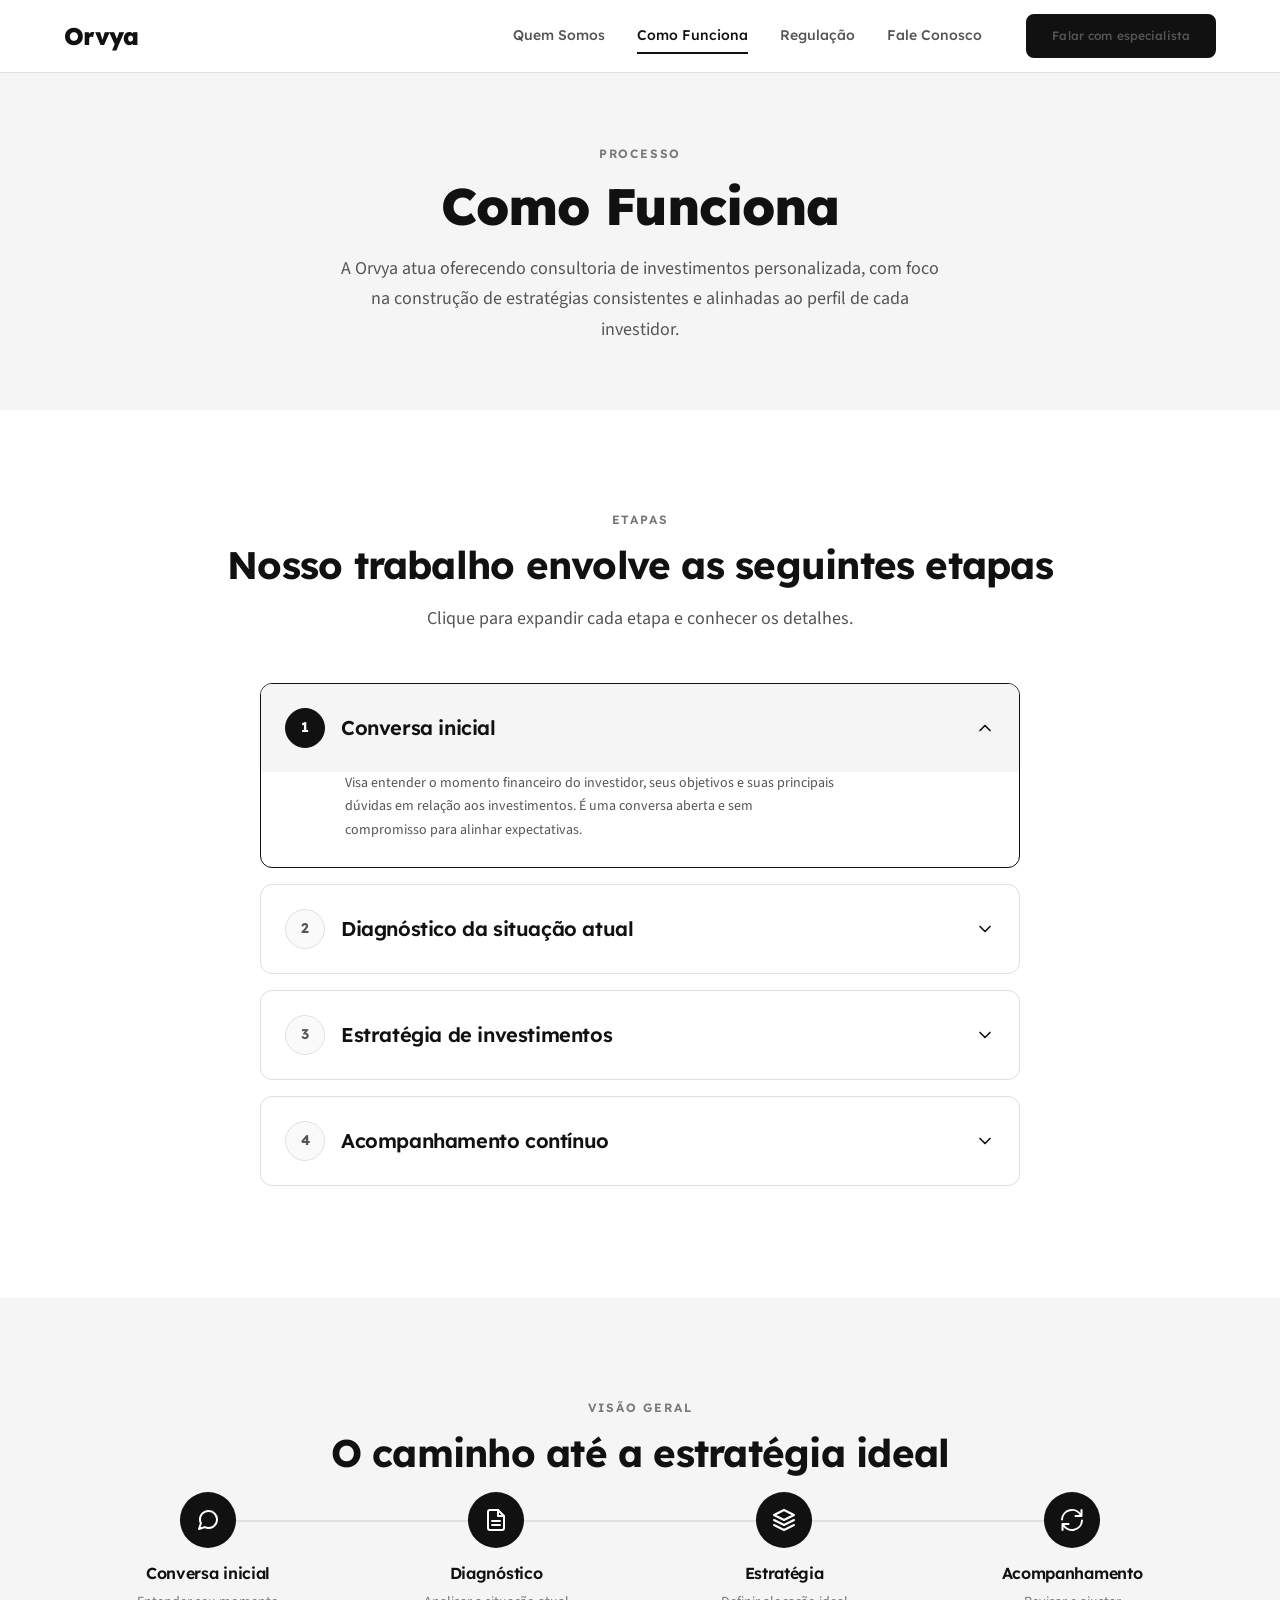
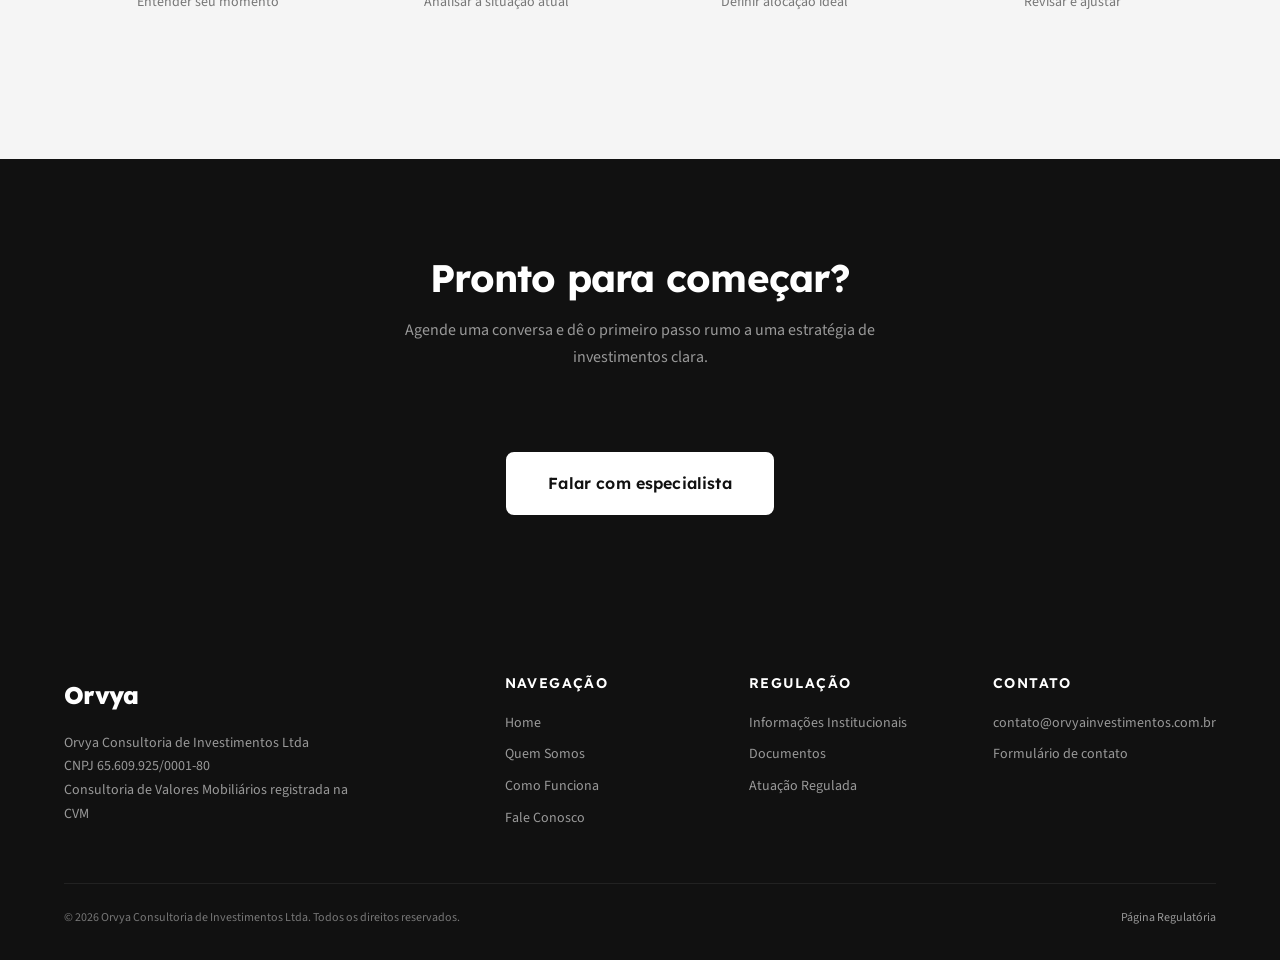
<file: como-funciona.html>
<!DOCTYPE html>
<html lang="pt-BR">
<head>
  <meta charset="UTF-8">
  <meta name="viewport" content="width=device-width, initial-scale=1.0">
  <meta name="description" content="Entenda como funciona a consultoria de investimentos da Orvya — do primeiro contato ao acompanhamento contínuo.">
  <title>Como Funciona | Orvya</title>
  <link rel="preconnect" href="https://fonts.googleapis.com">
  <link rel="preconnect" href="https://fonts.gstatic.com" crossorigin>
  <link href="https://fonts.googleapis.com/css2?family=Lexend:wght@400;500;600;700;800&family=Source+Sans+3:wght@300;400;500;600;700&display=swap" rel="stylesheet">
  <link rel="stylesheet" href="css/style.css">
</head>
<body>

  <a href="#main-content" class="skip-link">Pular para o conteúdo principal</a>

  <!-- HEADER -->
  <header class="header" id="header" role="banner">
    <div class="container">
      <a href="index.html" class="logo" aria-label="Orvya — página inicial">Orvya</a>
      <nav class="nav-links" id="navLinks" role="navigation" aria-label="Navegação principal">
        <a href="quem-somos.html">Quem Somos</a>
        <a href="como-funciona.html" class="active" aria-current="page">Como Funciona</a>
        <a href="regulacao.html">Regulação</a>
        <a href="fale-conosco.html">Fale Conosco</a>
        <span class="nav-cta">
          <a href="fale-conosco.html" class="btn btn--primary">Falar com especialista</a>
        </span>
      </nav>
      <button class="nav-toggle" id="navToggle" aria-label="Abrir menu de navegação" aria-expanded="false" aria-controls="navLinks">
        <span></span><span></span><span></span>
      </button>
    </div>
  </header>

  <main id="main-content">

    <!-- PAGE HEADER -->
    <section class="page-header" aria-labelledby="page-title">
      <div class="container fade-up">
        <span class="section-label">Processo</span>
        <h1 id="page-title">Como Funciona</h1>
        <p>A Orvya atua oferecendo consultoria de investimentos personalizada, com foco na construção de estratégias consistentes e alinhadas ao perfil de cada investidor.</p>
      </div>
    </section>

    <!-- ETAPAS -->
    <section class="section" aria-labelledby="steps-title">
      <div class="container">
        <div class="text-center fade-up">
          <span class="section-label">Etapas</span>
          <h2 class="section-title" id="steps-title">Nosso trabalho envolve as seguintes etapas</h2>
          <p class="section-subtitle">Clique para expandir cada etapa e conhecer os detalhes.</p>
        </div>

        <div class="steps-accordion" role="list">
          <div class="step-item active fade-up delay-1" role="listitem">
            <div class="step-header" role="button" tabindex="0" aria-expanded="true" aria-controls="step-body-1">
              <div class="step-num" aria-hidden="true">1</div>
              <h3>Conversa inicial</h3>
              <svg class="chevron" width="20" height="20" viewBox="0 0 24 24" fill="none" stroke="currentColor" stroke-width="2" stroke-linecap="round" stroke-linejoin="round" aria-hidden="true"><polyline points="6 9 12 15 18 9"/></svg>
            </div>
            <div class="step-body" id="step-body-1" role="region">
              <div class="step-body-inner">
                <p>Visa entender o momento financeiro do investidor, seus objetivos e suas principais dúvidas em relação aos investimentos. É uma conversa aberta e sem compromisso para alinhar expectativas.</p>
              </div>
            </div>
          </div>

          <div class="step-item fade-up delay-2" role="listitem">
            <div class="step-header" role="button" tabindex="0" aria-expanded="false" aria-controls="step-body-2">
              <div class="step-num" aria-hidden="true">2</div>
              <h3>Diagnóstico da situação atual</h3>
              <svg class="chevron" width="20" height="20" viewBox="0 0 24 24" fill="none" stroke="currentColor" stroke-width="2" stroke-linecap="round" stroke-linejoin="round" aria-hidden="true"><polyline points="6 9 12 15 18 9"/></svg>
            </div>
            <div class="step-body" id="step-body-2" role="region">
              <div class="step-body-inner">
                <p>Realizamos uma análise completa da carteira existente, dos objetivos financeiros e do perfil de risco do investidor. O objetivo é compreender a situação atual do patrimônio e identificar possíveis desalinhamentos.</p>
              </div>
            </div>
          </div>

          <div class="step-item fade-up delay-3" role="listitem">
            <div class="step-header" role="button" tabindex="0" aria-expanded="false" aria-controls="step-body-3">
              <div class="step-num" aria-hidden="true">3</div>
              <h3>Estratégia de investimentos</h3>
              <svg class="chevron" width="20" height="20" viewBox="0 0 24 24" fill="none" stroke="currentColor" stroke-width="2" stroke-linecap="round" stroke-linejoin="round" aria-hidden="true"><polyline points="6 9 12 15 18 9"/></svg>
            </div>
            <div class="step-body" id="step-body-3" role="region">
              <div class="step-body-inner">
                <p>A partir do diagnóstico, definimos uma estratégia de alocação de ativos adequada ao perfil e aos objetivos do cliente. São apresentadas recomendações personalizadas de investimentos, organizadas dentro de uma estrutura clara de carteira.</p>
              </div>
            </div>
          </div>

          <div class="step-item fade-up delay-4" role="listitem">
            <div class="step-header" role="button" tabindex="0" aria-expanded="false" aria-controls="step-body-4">
              <div class="step-num" aria-hidden="true">4</div>
              <h3>Acompanhamento contínuo</h3>
              <svg class="chevron" width="20" height="20" viewBox="0 0 24 24" fill="none" stroke="currentColor" stroke-width="2" stroke-linecap="round" stroke-linejoin="round" aria-hidden="true"><polyline points="6 9 12 15 18 9"/></svg>
            </div>
            <div class="step-body" id="step-body-4" role="region">
              <div class="step-body-inner">
                <p>A carteira é revisada periodicamente para avaliar se continua alinhada à estratégia definida. Sempre que necessário, são sugeridos ajustes para manter coerência com os objetivos do investidor e com o contexto econômico.</p>
              </div>
            </div>
          </div>
        </div>
      </div>
    </section>

    <!-- VISUAL PROCESS -->
    <section class="section section--alt" aria-labelledby="overview-title">
      <div class="container">
        <div class="text-center fade-up">
          <span class="section-label">Visão geral</span>
          <h2 class="section-title" id="overview-title">O caminho até a estratégia ideal</h2>
        </div>
        <div class="process-flow fade-up" role="list" aria-label="Visão geral do processo">
          <div class="process-step" role="listitem">
            <div class="step-number" aria-hidden="true">
              <svg width="24" height="24" viewBox="0 0 24 24" fill="none" stroke="currentColor" stroke-width="2" stroke-linecap="round" stroke-linejoin="round"><path d="M21 11.5a8.38 8.38 0 0 1-.9 3.8 8.5 8.5 0 0 1-7.6 4.7 8.38 8.38 0 0 1-3.8-.9L3 21l1.9-5.7a8.38 8.38 0 0 1-.9-3.8 8.5 8.5 0 0 1 4.7-7.6 8.38 8.38 0 0 1 3.8-.9h.5a8.48 8.48 0 0 1 8 8v.5z"/></svg>
            </div>
            <h3>Conversa inicial</h3>
            <p>Entender seu momento</p>
          </div>
          <div class="process-step" role="listitem">
            <div class="step-number" aria-hidden="true">
              <svg width="24" height="24" viewBox="0 0 24 24" fill="none" stroke="currentColor" stroke-width="2" stroke-linecap="round" stroke-linejoin="round"><path d="M14 2H6a2 2 0 0 0-2 2v16a2 2 0 0 0 2 2h12a2 2 0 0 0 2-2V8z"/><polyline points="14 2 14 8 20 8"/><line x1="16" y1="13" x2="8" y2="13"/><line x1="16" y1="17" x2="8" y2="17"/></svg>
            </div>
            <h3>Diagnóstico</h3>
            <p>Analisar a situação atual</p>
          </div>
          <div class="process-step" role="listitem">
            <div class="step-number" aria-hidden="true">
              <svg width="24" height="24" viewBox="0 0 24 24" fill="none" stroke="currentColor" stroke-width="2" stroke-linecap="round" stroke-linejoin="round"><polygon points="12 2 2 7 12 12 22 7 12 2"/><polyline points="2 17 12 22 22 17"/><polyline points="2 12 12 17 22 12"/></svg>
            </div>
            <h3>Estratégia</h3>
            <p>Definir alocação ideal</p>
          </div>
          <div class="process-step" role="listitem">
            <div class="step-number" aria-hidden="true">
              <svg width="24" height="24" viewBox="0 0 24 24" fill="none" stroke="currentColor" stroke-width="2" stroke-linecap="round" stroke-linejoin="round"><path d="M21.5 2v6h-6M2.5 22v-6h6M2 11.5a10 10 0 0 1 18.8-4.3M22 12.5a10 10 0 0 1-18.8 4.2"/></svg>
            </div>
            <h3>Acompanhamento</h3>
            <p>Revisar e ajustar</p>
          </div>
        </div>
      </div>
    </section>

    <!-- CTA -->
    <section class="cta-section" aria-labelledby="cta-title">
      <div class="container">
        <div class="cta-content fade-up">
          <div>
            <h2 id="cta-title">Pronto para começar?</h2>
            <p>Agende uma conversa e dê o primeiro passo rumo a uma estratégia de investimentos clara.</p>
          </div>
          <div class="cta-buttons">
            <a href="fale-conosco.html" class="btn btn--white btn--lg">Falar com especialista</a>
          </div>
        </div>
      </div>
    </section>

  </main>

  <!-- FOOTER -->
  <footer class="footer" role="contentinfo">
    <div class="container">
      <div class="footer-grid">
        <div class="footer-brand">
          <a href="index.html" class="logo" aria-label="Orvya — página inicial">Orvya</a>
          <p>Orvya Consultoria de Investimentos Ltda<br>CNPJ 65.609.925/0001-80<br>Consultoria de Valores Mobiliários registrada na CVM</p>
        </div>
        <div class="footer-col">
          <h4>Navegação</h4>
          <a href="index.html">Home</a>
          <a href="quem-somos.html">Quem Somos</a>
          <a href="como-funciona.html">Como Funciona</a>
          <a href="fale-conosco.html">Fale Conosco</a>
        </div>
        <div class="footer-col">
          <h4>Regulação</h4>
          <a href="regulacao.html">Informações Institucionais</a>
          <a href="regulacao.html#documentos">Documentos</a>
          <a href="regulacao.html#atuacao">Atuação Regulada</a>
        </div>
        <div class="footer-col">
          <h4>Contato</h4>
          <a href="mailto:contato@orvyainvestimentos.com.br">contato@orvyainvestimentos.com.br</a>
          <a href="fale-conosco.html">Formulário de contato</a>
        </div>
      </div>
      <div class="footer-bottom">
        <p>&copy; 2026 Orvya Consultoria de Investimentos Ltda. Todos os direitos reservados.</p>
        <a href="regulacao.html">Página Regulatória</a>
      </div>
    </div>
  </footer>

  <script src="js/main.js"></script>
</body>
</html>
</file>
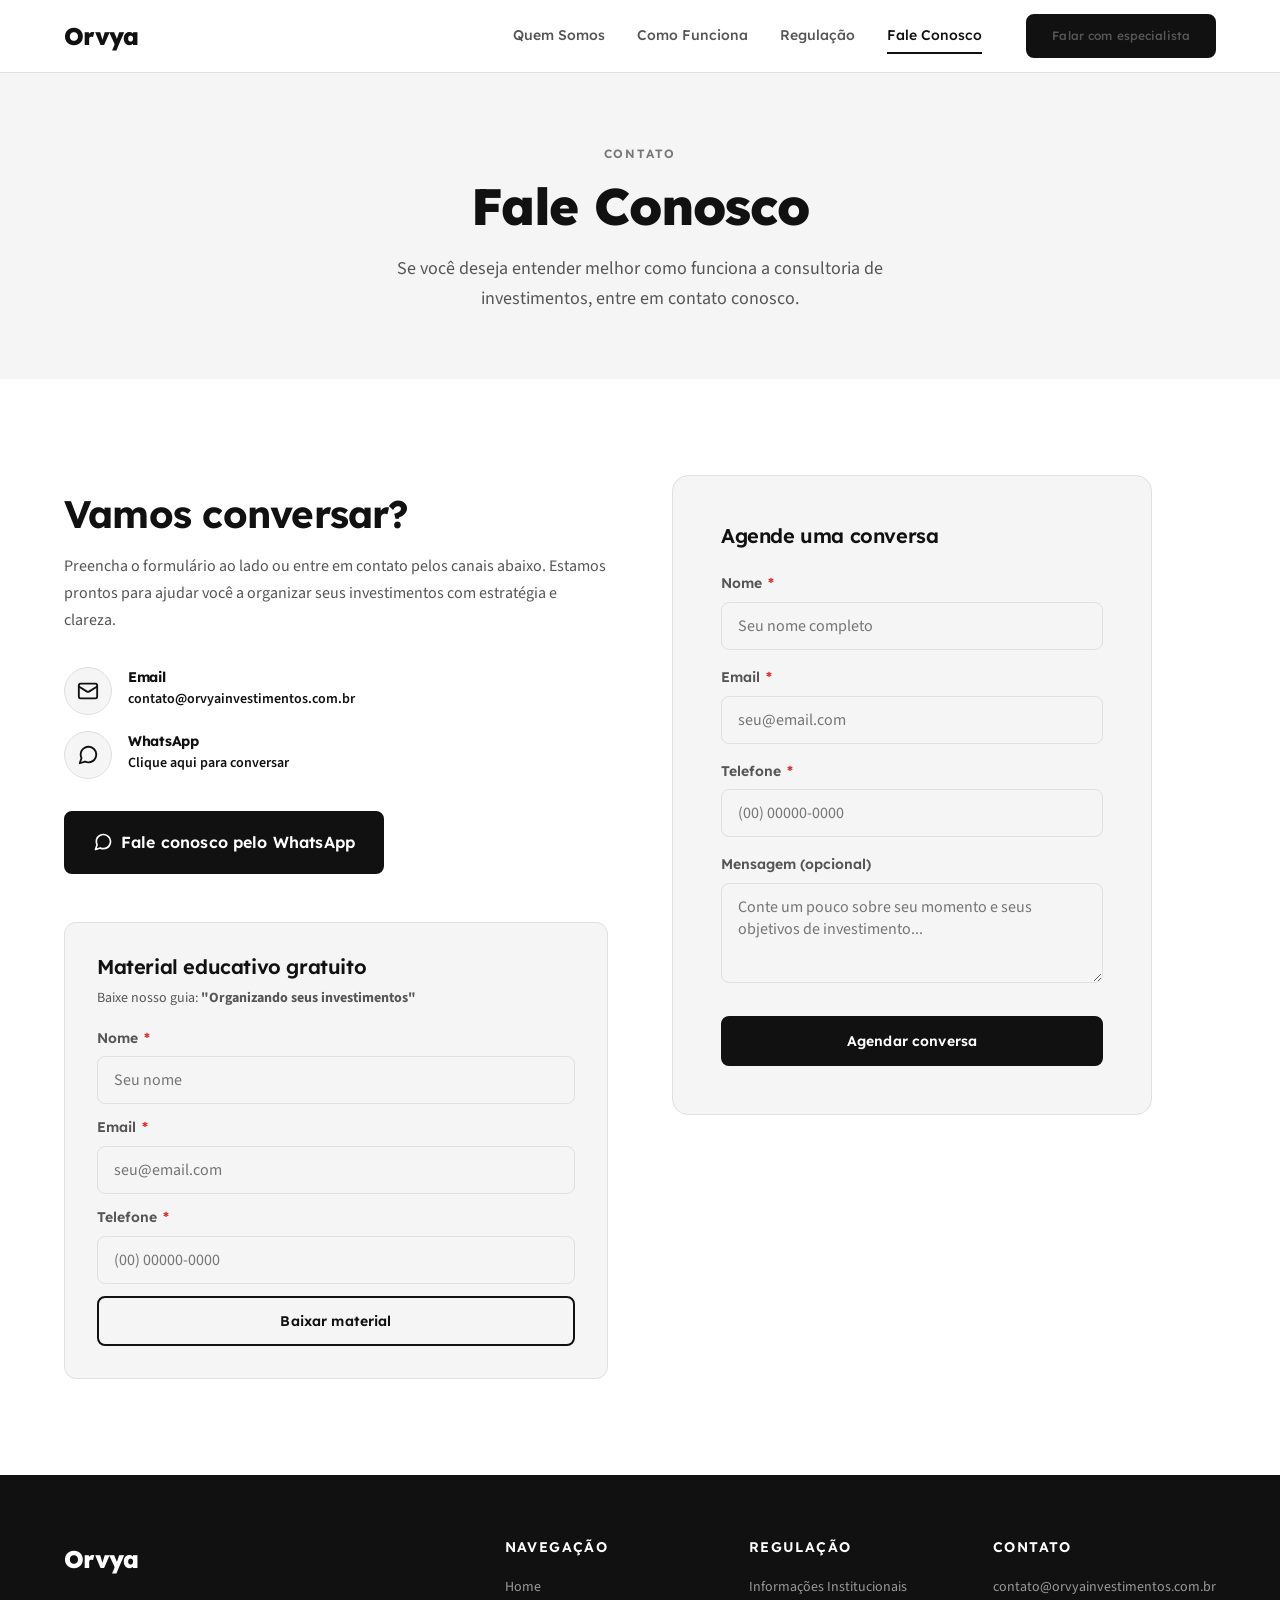
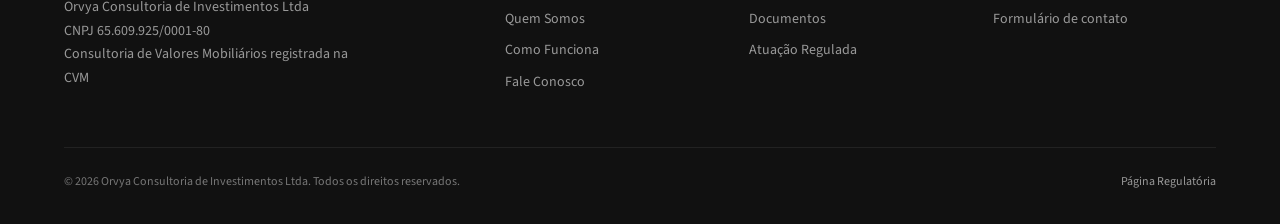
<file: fale-conosco.html>
<!DOCTYPE html>
<html lang="pt-BR">
<head>
  <meta charset="UTF-8">
  <meta name="viewport" content="width=device-width, initial-scale=1.0">
  <meta name="description" content="Entre em contato com a Orvya — agende uma conversa sobre consultoria de investimentos independente.">
  <title>Fale Conosco | Orvya</title>
  <link rel="preconnect" href="https://fonts.googleapis.com">
  <link rel="preconnect" href="https://fonts.gstatic.com" crossorigin>
  <link href="https://fonts.googleapis.com/css2?family=Lexend:wght@400;500;600;700;800&family=Source+Sans+3:wght@300;400;500;600;700&display=swap" rel="stylesheet">
  <link rel="stylesheet" href="css/style.css">
</head>
<body>

  <a href="#main-content" class="skip-link">Pular para o conteúdo principal</a>

  <!-- HEADER -->
  <header class="header" id="header" role="banner">
    <div class="container">
      <a href="index.html" class="logo" aria-label="Orvya — página inicial">Orvya</a>
      <nav class="nav-links" id="navLinks" role="navigation" aria-label="Navegação principal">
        <a href="quem-somos.html">Quem Somos</a>
        <a href="como-funciona.html">Como Funciona</a>
        <a href="regulacao.html">Regulação</a>
        <a href="fale-conosco.html" class="active" aria-current="page">Fale Conosco</a>
        <span class="nav-cta">
          <a href="fale-conosco.html" class="btn btn--primary">Falar com especialista</a>
        </span>
      </nav>
      <button class="nav-toggle" id="navToggle" aria-label="Abrir menu de navegação" aria-expanded="false" aria-controls="navLinks">
        <span></span><span></span><span></span>
      </button>
    </div>
  </header>

  <main id="main-content">

    <!-- PAGE HEADER -->
    <section class="page-header" aria-labelledby="page-title">
      <div class="container fade-up">
        <span class="section-label">Contato</span>
        <h1 id="page-title">Fale Conosco</h1>
        <p>Se você deseja entender melhor como funciona a consultoria de investimentos, entre em contato conosco.</p>
      </div>
    </section>

    <!-- CONTATO -->
    <section class="section" aria-labelledby="contact-title">
      <div class="container">
        <div class="contact-grid">
          <div class="contact-info fade-up">
            <h2 id="contact-title">Vamos conversar?</h2>
            <p>Preencha o formulário ao lado ou entre em contato pelos canais abaixo. Estamos prontos para ajudar você a organizar seus investimentos com estratégia e clareza.</p>

            <div class="contact-channels">
              <div class="contact-channel">
                <div class="icon-circle" aria-hidden="true">
                  <svg viewBox="0 0 24 24" fill="none" stroke="currentColor" stroke-width="2" stroke-linecap="round" stroke-linejoin="round"><rect x="2" y="4" width="20" height="16" rx="2"/><path d="m22 7-8.97 5.7a1.94 1.94 0 0 1-2.06 0L2 7"/></svg>
                </div>
                <div>
                  <h4>Email</h4>
                  <p><a href="mailto:contato@orvyainvestimentos.com.br" style="color: var(--color-text-primary); font-weight: 600;">contato@orvyainvestimentos.com.br</a></p>
                </div>
              </div>
              <div class="contact-channel">
                <div class="icon-circle" aria-hidden="true">
                  <svg viewBox="0 0 24 24" fill="none" stroke="currentColor" stroke-width="2" stroke-linecap="round" stroke-linejoin="round"><path d="M21 11.5a8.38 8.38 0 0 1-.9 3.8 8.5 8.5 0 0 1-7.6 4.7 8.38 8.38 0 0 1-3.8-.9L3 21l1.9-5.7a8.38 8.38 0 0 1-.9-3.8 8.5 8.5 0 0 1 4.7-7.6 8.38 8.38 0 0 1 3.8-.9h.5a8.48 8.48 0 0 1 8 8v.5z"/></svg>
                </div>
                <div>
                  <h4>WhatsApp</h4>
                  <p><a href="https://wa.me/5500000000000" target="_blank" rel="noopener noreferrer" style="color: var(--color-text-primary); font-weight: 600;">Clique aqui para conversar</a></p>
                </div>
              </div>
            </div>

            <a href="https://wa.me/5500000000000" target="_blank" rel="noopener noreferrer" class="btn btn--primary btn--lg" style="width: 100%; max-width: 320px;">
              <svg width="20" height="20" viewBox="0 0 24 24" fill="none" stroke="currentColor" stroke-width="2" stroke-linecap="round" stroke-linejoin="round" aria-hidden="true"><path d="M21 11.5a8.38 8.38 0 0 1-.9 3.8 8.5 8.5 0 0 1-7.6 4.7 8.38 8.38 0 0 1-3.8-.9L3 21l1.9-5.7a8.38 8.38 0 0 1-.9-3.8 8.5 8.5 0 0 1 4.7-7.6 8.38 8.38 0 0 1 3.8-.9h.5a8.48 8.48 0 0 1 8 8v.5z"/></svg>
              Fale conosco pelo WhatsApp
            </a>

            <!-- LEAD MAGNET -->
            <div class="lead-magnet">
              <h3>Material educativo gratuito</h3>
              <p>Baixe nosso guia: <strong>"Organizando seus investimentos"</strong></p>
              <form id="leadForm" novalidate>
                <div class="form-group">
                  <label for="leadNome">Nome <span class="required" aria-label="obrigatório">*</span></label>
                  <input type="text" id="leadNome" name="nome" placeholder="Seu nome" required autocomplete="name">
                </div>
                <div class="form-group">
                  <label for="leadEmail">Email <span class="required" aria-label="obrigatório">*</span></label>
                  <input type="email" id="leadEmail" name="email" placeholder="seu@email.com" required autocomplete="email" inputmode="email">
                </div>
                <div class="form-group">
                  <label for="leadTelefone">Telefone <span class="required" aria-label="obrigatório">*</span></label>
                  <input type="tel" id="leadTelefone" name="telefone" placeholder="(00) 00000-0000" required autocomplete="tel" inputmode="tel">
                </div>
                <button type="submit" class="btn btn--outline" style="width: 100%;">Baixar material</button>
              </form>
              <div class="form-success" role="alert">
                <svg viewBox="0 0 24 24" fill="none" stroke="currentColor" stroke-width="2" stroke-linecap="round" stroke-linejoin="round" aria-hidden="true"><circle cx="12" cy="12" r="10"/><path d="m9 12 2 2 4-4"/></svg>
                <h3>Download iniciado!</h3>
                <p>Verifique seu email para acessar o material.</p>
              </div>
            </div>
          </div>

          <!-- FORMULÁRIO PRINCIPAL -->
          <div class="form-card fade-up delay-2" style="background: var(--color-bg-alt); border: 1px solid var(--color-border);">
            <h3>Agende uma conversa</h3>
            <form id="contactForm" novalidate>
              <div class="form-group">
                <label for="contactNome">Nome <span class="required" aria-label="obrigatório">*</span></label>
                <input type="text" id="contactNome" name="nome" placeholder="Seu nome completo" required autocomplete="name">
              </div>
              <div class="form-group">
                <label for="contactEmail">Email <span class="required" aria-label="obrigatório">*</span></label>
                <input type="email" id="contactEmail" name="email" placeholder="seu@email.com" required autocomplete="email" inputmode="email">
              </div>
              <div class="form-group">
                <label for="contactTelefone">Telefone <span class="required" aria-label="obrigatório">*</span></label>
                <input type="tel" id="contactTelefone" name="telefone" placeholder="(00) 00000-0000" required autocomplete="tel" inputmode="tel">
              </div>
              <div class="form-group">
                <label for="contactMensagem">Mensagem (opcional)</label>
                <textarea id="contactMensagem" name="mensagem" placeholder="Conte um pouco sobre seu momento e seus objetivos de investimento..."></textarea>
              </div>
              <button type="submit" class="btn btn--primary">Agendar conversa</button>
            </form>
            <div class="form-success" role="alert">
              <svg viewBox="0 0 24 24" fill="none" stroke="currentColor" stroke-width="2" stroke-linecap="round" stroke-linejoin="round" aria-hidden="true"><circle cx="12" cy="12" r="10"/><path d="m9 12 2 2 4-4"/></svg>
              <h3>Mensagem enviada!</h3>
              <p>Entraremos em contato em breve.</p>
            </div>
          </div>
        </div>
      </div>
    </section>

  </main>

  <!-- FOOTER -->
  <footer class="footer" role="contentinfo">
    <div class="container">
      <div class="footer-grid">
        <div class="footer-brand">
          <a href="index.html" class="logo" aria-label="Orvya — página inicial">Orvya</a>
          <p>Orvya Consultoria de Investimentos Ltda<br>CNPJ 65.609.925/0001-80<br>Consultoria de Valores Mobiliários registrada na CVM</p>
        </div>
        <div class="footer-col">
          <h4>Navegação</h4>
          <a href="index.html">Home</a>
          <a href="quem-somos.html">Quem Somos</a>
          <a href="como-funciona.html">Como Funciona</a>
          <a href="fale-conosco.html">Fale Conosco</a>
        </div>
        <div class="footer-col">
          <h4>Regulação</h4>
          <a href="regulacao.html">Informações Institucionais</a>
          <a href="regulacao.html#documentos">Documentos</a>
          <a href="regulacao.html#atuacao">Atuação Regulada</a>
        </div>
        <div class="footer-col">
          <h4>Contato</h4>
          <a href="mailto:contato@orvyainvestimentos.com.br">contato@orvyainvestimentos.com.br</a>
          <a href="fale-conosco.html">Formulário de contato</a>
        </div>
      </div>
      <div class="footer-bottom">
        <p>&copy; 2026 Orvya Consultoria de Investimentos Ltda. Todos os direitos reservados.</p>
        <a href="regulacao.html">Página Regulatória</a>
      </div>
    </div>
  </footer>

  <script src="js/main.js"></script>
</body>
</html>
</file>
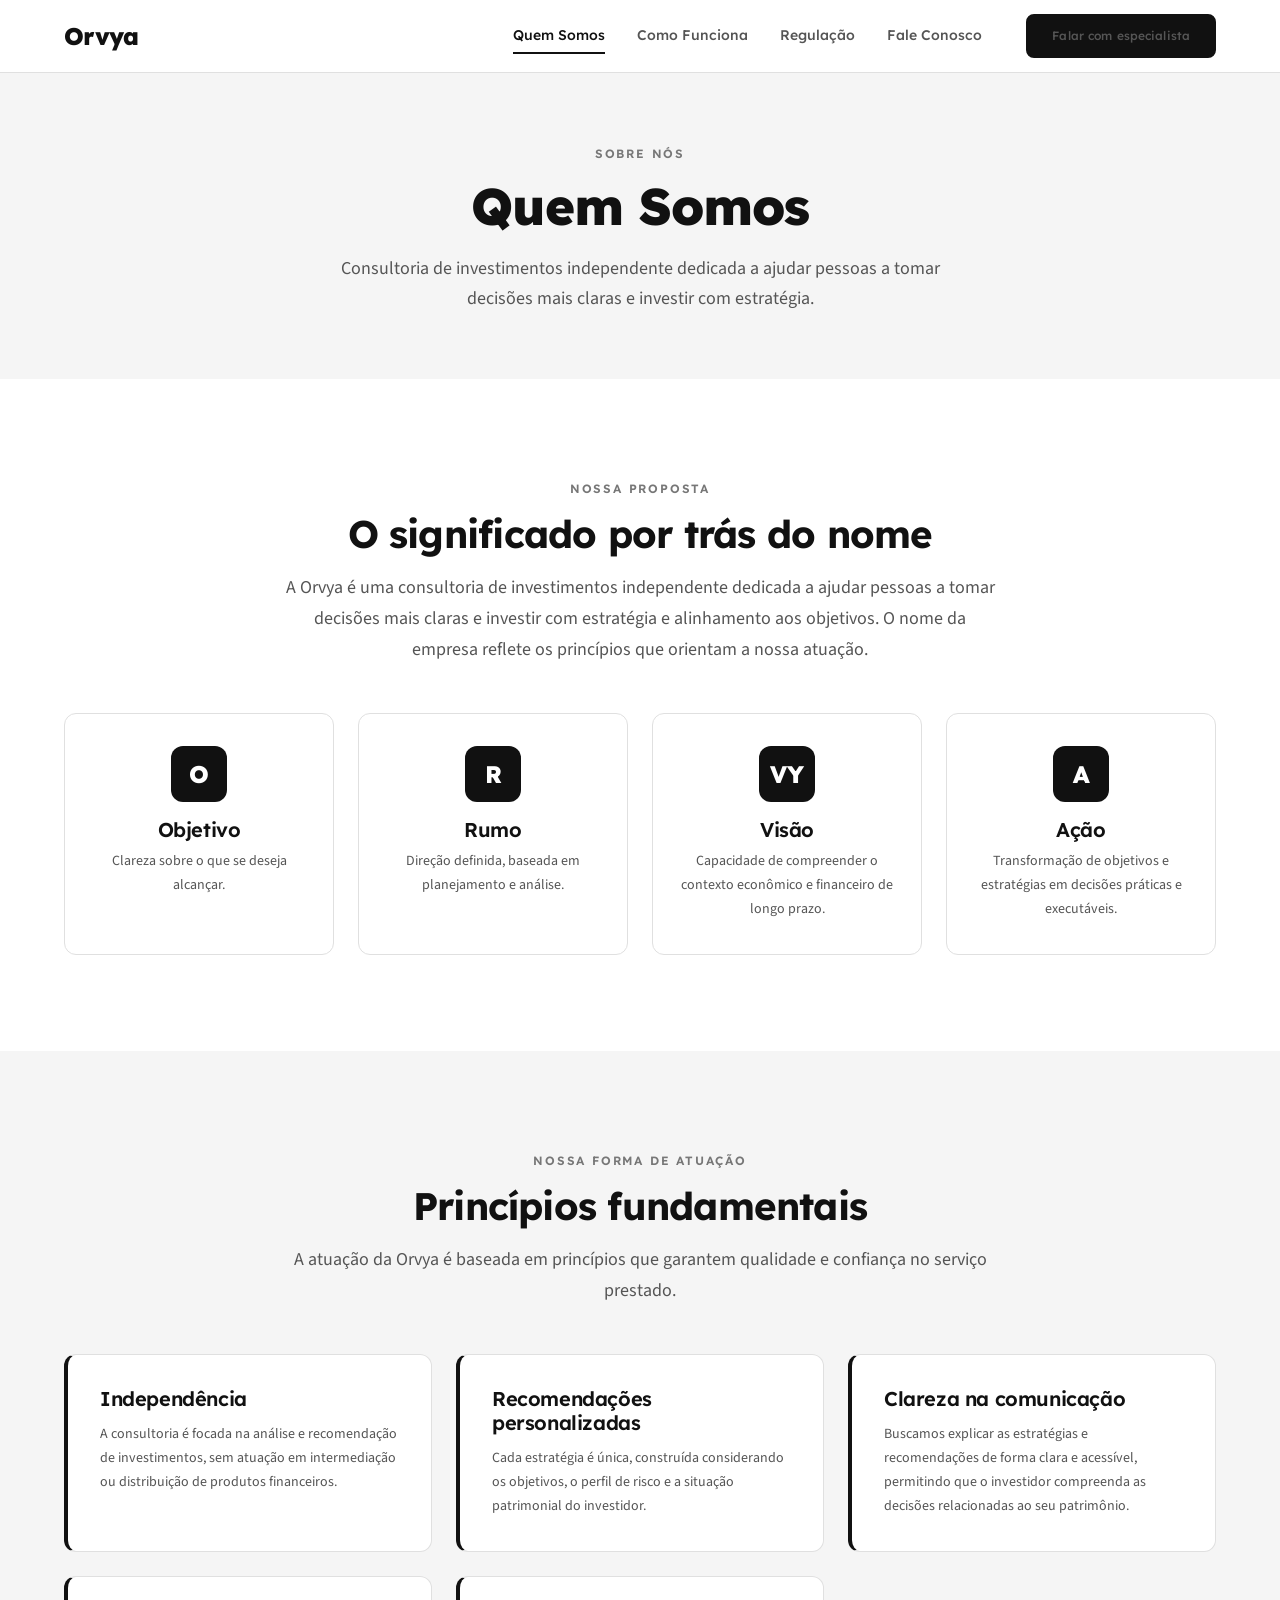
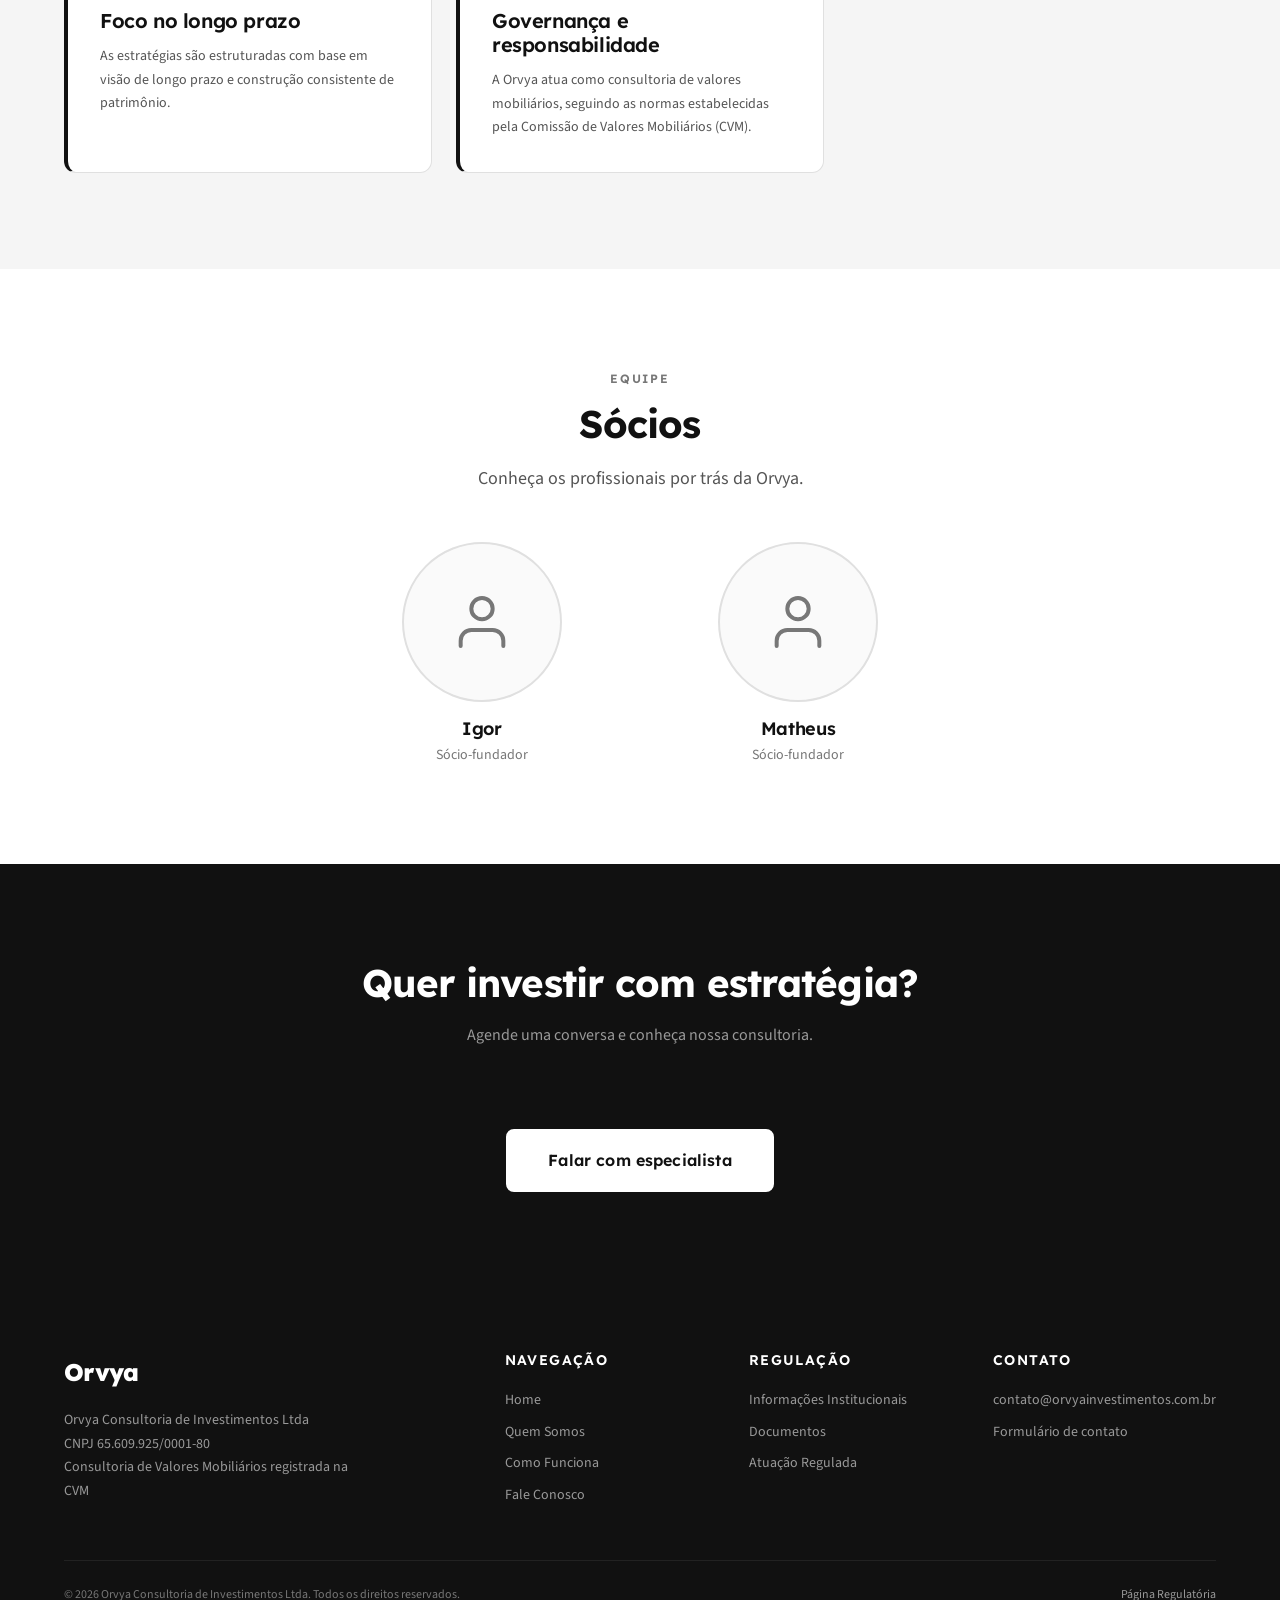
<file: quem-somos.html>
<!DOCTYPE html>
<html lang="pt-BR">
<head>
  <meta charset="UTF-8">
  <meta name="viewport" content="width=device-width, initial-scale=1.0">
  <meta name="description" content="Conheça a Orvya — consultoria de investimentos independente dedicada a ajudar pessoas a investir com estratégia e clareza.">
  <title>Quem Somos | Orvya</title>
  <link rel="preconnect" href="https://fonts.googleapis.com">
  <link rel="preconnect" href="https://fonts.gstatic.com" crossorigin>
  <link href="https://fonts.googleapis.com/css2?family=Lexend:wght@400;500;600;700;800&family=Source+Sans+3:wght@300;400;500;600;700&display=swap" rel="stylesheet">
  <link rel="stylesheet" href="css/style.css">
</head>
<body>

  <a href="#main-content" class="skip-link">Pular para o conteúdo principal</a>

  <!-- HEADER -->
  <header class="header" id="header" role="banner">
    <div class="container">
      <a href="index.html" class="logo" aria-label="Orvya — página inicial">Orvya</a>
      <nav class="nav-links" id="navLinks" role="navigation" aria-label="Navegação principal">
        <a href="quem-somos.html" class="active" aria-current="page">Quem Somos</a>
        <a href="como-funciona.html">Como Funciona</a>
        <a href="regulacao.html">Regulação</a>
        <a href="fale-conosco.html">Fale Conosco</a>
        <span class="nav-cta">
          <a href="fale-conosco.html" class="btn btn--primary">Falar com especialista</a>
        </span>
      </nav>
      <button class="nav-toggle" id="navToggle" aria-label="Abrir menu de navegação" aria-expanded="false" aria-controls="navLinks">
        <span></span><span></span><span></span>
      </button>
    </div>
  </header>

  <main id="main-content">

    <!-- PAGE HEADER -->
    <section class="page-header" aria-labelledby="page-title">
      <div class="container fade-up">
        <span class="section-label">Sobre nós</span>
        <h1 id="page-title">Quem Somos</h1>
        <p>Consultoria de investimentos independente dedicada a ajudar pessoas a tomar decisões mais claras e investir com estratégia.</p>
      </div>
    </section>

    <!-- NOSSA PROPOSTA -->
    <section class="section" aria-labelledby="values-title">
      <div class="container">
        <div class="text-center fade-up">
          <span class="section-label">Nossa proposta</span>
          <h2 class="section-title" id="values-title">O significado por trás do nome</h2>
          <p class="section-subtitle">A Orvya é uma consultoria de investimentos independente dedicada a ajudar pessoas a tomar decisões mais claras e investir com estratégia e alinhamento aos objetivos. O nome da empresa reflete os princípios que orientam a nossa atuação.</p>
        </div>

        <div class="values-grid" role="list">
          <div class="value-card fade-up delay-1" role="listitem">
            <div class="value-letter" aria-hidden="true">O</div>
            <h3>Objetivo</h3>
            <p>Clareza sobre o que se deseja alcançar.</p>
          </div>
          <div class="value-card fade-up delay-2" role="listitem">
            <div class="value-letter" aria-hidden="true">R</div>
            <h3>Rumo</h3>
            <p>Direção definida, baseada em planejamento e análise.</p>
          </div>
          <div class="value-card fade-up delay-3" role="listitem">
            <div class="value-letter" aria-hidden="true">VY</div>
            <h3>Visão</h3>
            <p>Capacidade de compreender o contexto econômico e financeiro de longo prazo.</p>
          </div>
          <div class="value-card fade-up delay-4" role="listitem">
            <div class="value-letter" aria-hidden="true">A</div>
            <h3>Ação</h3>
            <p>Transformação de objetivos e estratégias em decisões práticas e executáveis.</p>
          </div>
        </div>
      </div>
    </section>

    <!-- FORMA DE ATUAÇÃO -->
    <section class="section section--alt" aria-labelledby="principles-title">
      <div class="container">
        <div class="text-center fade-up">
          <span class="section-label">Nossa forma de atuação</span>
          <h2 class="section-title" id="principles-title">Princípios fundamentais</h2>
          <p class="section-subtitle">A atuação da Orvya é baseada em princípios que garantem qualidade e confiança no serviço prestado.</p>
        </div>

        <div class="principles-grid">
          <article class="principle-card fade-up delay-1">
            <h3>Independência</h3>
            <p>A consultoria é focada na análise e recomendação de investimentos, sem atuação em intermediação ou distribuição de produtos financeiros.</p>
          </article>
          <article class="principle-card fade-up delay-2">
            <h3>Recomendações personalizadas</h3>
            <p>Cada estratégia é única, construída considerando os objetivos, o perfil de risco e a situação patrimonial do investidor.</p>
          </article>
          <article class="principle-card fade-up delay-3">
            <h3>Clareza na comunicação</h3>
            <p>Buscamos explicar as estratégias e recomendações de forma clara e acessível, permitindo que o investidor compreenda as decisões relacionadas ao seu patrimônio.</p>
          </article>
          <article class="principle-card fade-up delay-4">
            <h3>Foco no longo prazo</h3>
            <p>As estratégias são estruturadas com base em visão de longo prazo e construção consistente de patrimônio.</p>
          </article>
          <article class="principle-card fade-up delay-5">
            <h3>Governança e responsabilidade</h3>
            <p>A Orvya atua como consultoria de valores mobiliários, seguindo as normas estabelecidas pela Comissão de Valores Mobiliários (CVM).</p>
          </article>
        </div>
      </div>
    </section>

    <!-- SÓCIOS -->
    <section class="section" aria-labelledby="team-title">
      <div class="container">
        <div class="text-center fade-up">
          <span class="section-label">Equipe</span>
          <h2 class="section-title" id="team-title">Sócios</h2>
          <p class="section-subtitle">Conheça os profissionais por trás da Orvya.</p>
        </div>

        <div class="team-grid">
          <div class="team-card fade-up delay-1">
            <div class="team-avatar">
              <svg viewBox="0 0 24 24" fill="none" stroke="currentColor" stroke-width="1.5" stroke-linecap="round" stroke-linejoin="round" aria-hidden="true"><path d="M20 21v-2a4 4 0 0 0-4-4H8a4 4 0 0 0-4 4v2"/><circle cx="12" cy="7" r="4"/></svg>
            </div>
            <h3>Igor</h3>
            <p>Sócio-fundador</p>
          </div>
          <div class="team-card fade-up delay-2">
            <div class="team-avatar">
              <svg viewBox="0 0 24 24" fill="none" stroke="currentColor" stroke-width="1.5" stroke-linecap="round" stroke-linejoin="round" aria-hidden="true"><path d="M20 21v-2a4 4 0 0 0-4-4H8a4 4 0 0 0-4 4v2"/><circle cx="12" cy="7" r="4"/></svg>
            </div>
            <h3>Matheus</h3>
            <p>Sócio-fundador</p>
          </div>
        </div>
      </div>
    </section>

    <!-- CTA -->
    <section class="cta-section" aria-labelledby="cta-title">
      <div class="container">
        <div class="cta-content fade-up">
          <div>
            <h2 id="cta-title">Quer investir com estratégia?</h2>
            <p>Agende uma conversa e conheça nossa consultoria.</p>
          </div>
          <div class="cta-buttons">
            <a href="fale-conosco.html" class="btn btn--white btn--lg">Falar com especialista</a>
          </div>
        </div>
      </div>
    </section>

  </main>

  <!-- FOOTER -->
  <footer class="footer" role="contentinfo">
    <div class="container">
      <div class="footer-grid">
        <div class="footer-brand">
          <a href="index.html" class="logo" aria-label="Orvya — página inicial">Orvya</a>
          <p>Orvya Consultoria de Investimentos Ltda<br>CNPJ 65.609.925/0001-80<br>Consultoria de Valores Mobiliários registrada na CVM</p>
        </div>
        <div class="footer-col">
          <h4>Navegação</h4>
          <a href="index.html">Home</a>
          <a href="quem-somos.html">Quem Somos</a>
          <a href="como-funciona.html">Como Funciona</a>
          <a href="fale-conosco.html">Fale Conosco</a>
        </div>
        <div class="footer-col">
          <h4>Regulação</h4>
          <a href="regulacao.html">Informações Institucionais</a>
          <a href="regulacao.html#documentos">Documentos</a>
          <a href="regulacao.html#atuacao">Atuação Regulada</a>
        </div>
        <div class="footer-col">
          <h4>Contato</h4>
          <a href="mailto:contato@orvyainvestimentos.com.br">contato@orvyainvestimentos.com.br</a>
          <a href="fale-conosco.html">Formulário de contato</a>
        </div>
      </div>
      <div class="footer-bottom">
        <p>&copy; 2026 Orvya Consultoria de Investimentos Ltda. Todos os direitos reservados.</p>
        <a href="regulacao.html">Página Regulatória</a>
      </div>
    </div>
  </footer>

  <script src="js/main.js"></script>
</body>
</html>
</file>
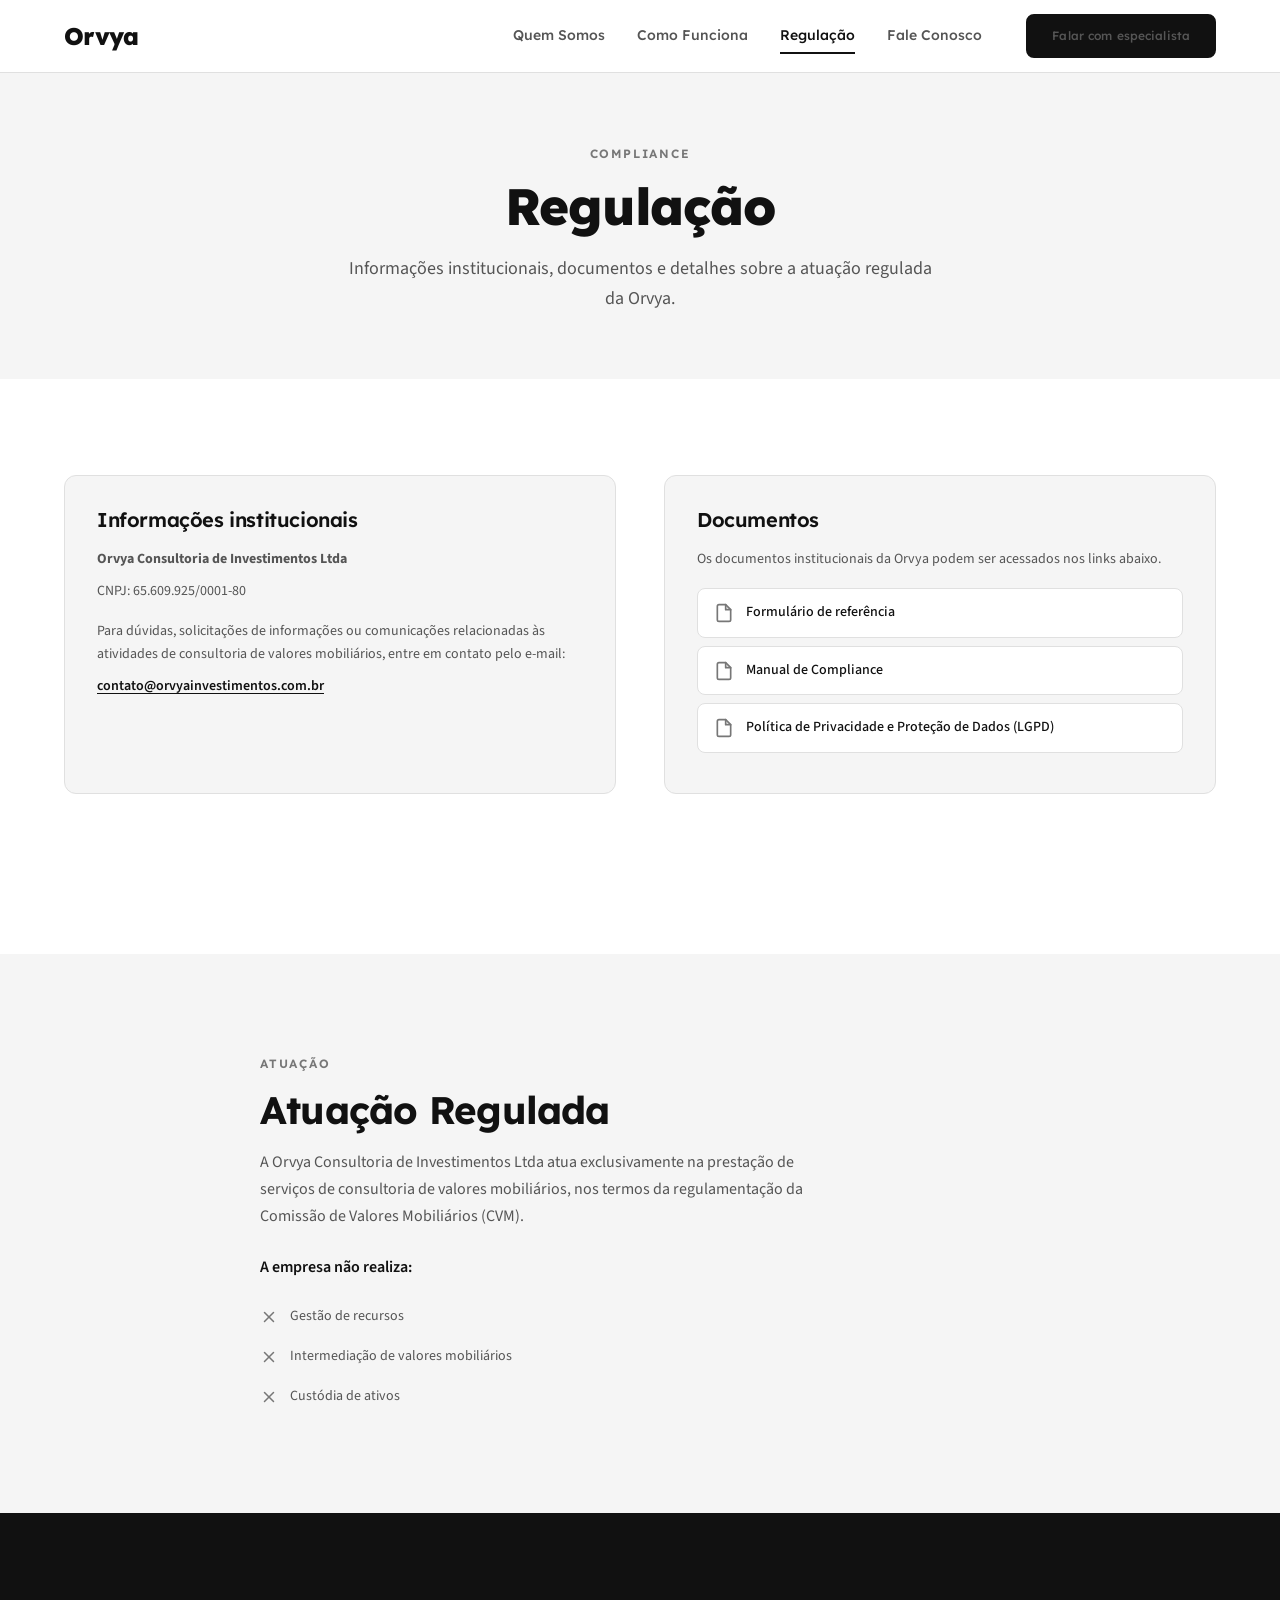
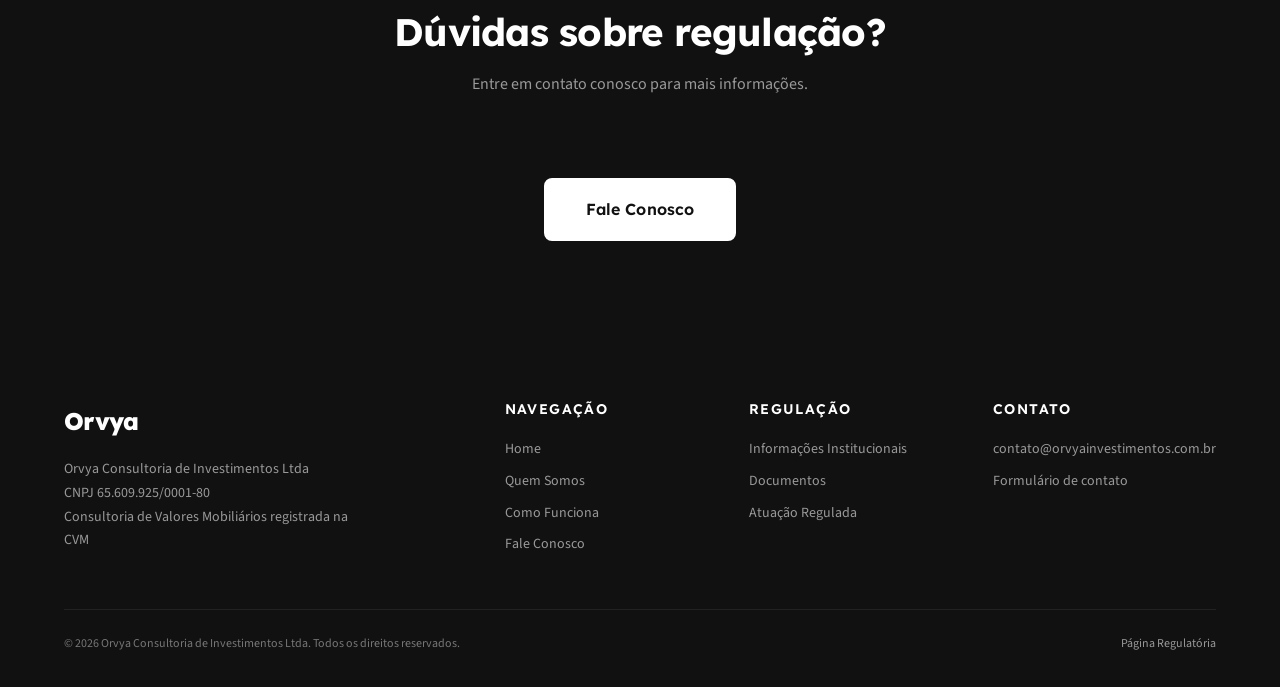
<file: regulacao.html>
<!DOCTYPE html>
<html lang="pt-BR">
<head>
  <meta charset="UTF-8">
  <meta name="viewport" content="width=device-width, initial-scale=1.0">
  <meta name="description" content="Informações regulatórias da Orvya Consultoria de Investimentos — documentos, CNPJ e atuação conforme normas da CVM.">
  <title>Regulação | Orvya</title>
  <link rel="preconnect" href="https://fonts.googleapis.com">
  <link rel="preconnect" href="https://fonts.gstatic.com" crossorigin>
  <link href="https://fonts.googleapis.com/css2?family=Lexend:wght@400;500;600;700;800&family=Source+Sans+3:wght@300;400;500;600;700&display=swap" rel="stylesheet">
  <link rel="stylesheet" href="css/style.css">
</head>
<body>

  <a href="#main-content" class="skip-link">Pular para o conteúdo principal</a>

  <!-- HEADER -->
  <header class="header" id="header" role="banner">
    <div class="container">
      <a href="index.html" class="logo" aria-label="Orvya — página inicial">Orvya</a>
      <nav class="nav-links" id="navLinks" role="navigation" aria-label="Navegação principal">
        <a href="quem-somos.html">Quem Somos</a>
        <a href="como-funciona.html">Como Funciona</a>
        <a href="regulacao.html" class="active" aria-current="page">Regulação</a>
        <a href="fale-conosco.html">Fale Conosco</a>
        <span class="nav-cta">
          <a href="fale-conosco.html" class="btn btn--primary">Falar com especialista</a>
        </span>
      </nav>
      <button class="nav-toggle" id="navToggle" aria-label="Abrir menu de navegação" aria-expanded="false" aria-controls="navLinks">
        <span></span><span></span><span></span>
      </button>
    </div>
  </header>

  <main id="main-content">

    <!-- PAGE HEADER -->
    <section class="page-header" aria-labelledby="page-title">
      <div class="container fade-up">
        <span class="section-label">Compliance</span>
        <h1 id="page-title">Regulação</h1>
        <p>Informações institucionais, documentos e detalhes sobre a atuação regulada da Orvya.</p>
      </div>
    </section>

    <!-- INFORMAÇÕES INSTITUCIONAIS -->
    <section class="section" aria-labelledby="info-title">
      <div class="container">
        <div class="regulation-info">
          <div class="regulation-block fade-up">
            <h3 id="info-title">Informações institucionais</h3>
            <p><strong>Orvya Consultoria de Investimentos Ltda</strong></p>
            <p>CNPJ: 65.609.925/0001-80</p>
            <p style="margin-top: var(--space-4);">Para dúvidas, solicitações de informações ou comunicações relacionadas às atividades de consultoria de valores mobiliários, entre em contato pelo e-mail:</p>
            <p style="margin-top: var(--space-2);"><a href="mailto:contato@orvyainvestimentos.com.br">contato@orvyainvestimentos.com.br</a></p>
          </div>

          <div class="regulation-block fade-up delay-1" id="documentos">
            <h3>Documentos</h3>
            <p>Os documentos institucionais da Orvya podem ser acessados nos links abaixo.</p>
            <nav class="docs-list" aria-label="Documentos institucionais">
              <a href="#" aria-label="Baixar Formulário de referência">
                <svg viewBox="0 0 24 24" fill="none" stroke="currentColor" stroke-width="2" stroke-linecap="round" stroke-linejoin="round" aria-hidden="true"><path d="M14 2H6a2 2 0 0 0-2 2v16a2 2 0 0 0 2 2h12a2 2 0 0 0 2-2V8z"/><polyline points="14 2 14 8 20 8"/></svg>
                Formulário de referência
              </a>
              <a href="#" aria-label="Baixar Manual de Compliance">
                <svg viewBox="0 0 24 24" fill="none" stroke="currentColor" stroke-width="2" stroke-linecap="round" stroke-linejoin="round" aria-hidden="true"><path d="M14 2H6a2 2 0 0 0-2 2v16a2 2 0 0 0 2 2h12a2 2 0 0 0 2-2V8z"/><polyline points="14 2 14 8 20 8"/></svg>
                Manual de Compliance
              </a>
              <a href="#" aria-label="Baixar Política de Privacidade e Proteção de Dados">
                <svg viewBox="0 0 24 24" fill="none" stroke="currentColor" stroke-width="2" stroke-linecap="round" stroke-linejoin="round" aria-hidden="true"><path d="M14 2H6a2 2 0 0 0-2 2v16a2 2 0 0 0 2 2h12a2 2 0 0 0 2-2V8z"/><polyline points="14 2 14 8 20 8"/></svg>
                Política de Privacidade e Proteção de Dados (LGPD)
              </a>
            </nav>
          </div>
        </div>
      </div>
    </section>

    <!-- ATUAÇÃO REGULADA -->
    <section class="section section--alt" id="atuacao" aria-labelledby="regulated-title">
      <div class="container">
        <div class="fade-up" style="max-width: 760px; margin: 0 auto;">
          <span class="section-label">Atuação</span>
          <h2 class="section-title" id="regulated-title">Atuação Regulada</h2>
          <p style="margin-bottom: var(--space-5);">A Orvya Consultoria de Investimentos Ltda atua exclusivamente na prestação de serviços de consultoria de valores mobiliários, nos termos da regulamentação da Comissão de Valores Mobiliários (CVM).</p>
          <p style="margin-bottom: var(--space-4); font-weight: 600; color: var(--color-text-primary);">A empresa não realiza:</p>
          <ul class="not-list" role="list">
            <li role="listitem">
              <svg viewBox="0 0 24 24" fill="none" stroke="currentColor" stroke-width="2" stroke-linecap="round" stroke-linejoin="round" aria-hidden="true"><line x1="18" y1="6" x2="6" y2="18"/><line x1="6" y1="6" x2="18" y2="18"/></svg>
              Gestão de recursos
            </li>
            <li role="listitem">
              <svg viewBox="0 0 24 24" fill="none" stroke="currentColor" stroke-width="2" stroke-linecap="round" stroke-linejoin="round" aria-hidden="true"><line x1="18" y1="6" x2="6" y2="18"/><line x1="6" y1="6" x2="18" y2="18"/></svg>
              Intermediação de valores mobiliários
            </li>
            <li role="listitem">
              <svg viewBox="0 0 24 24" fill="none" stroke="currentColor" stroke-width="2" stroke-linecap="round" stroke-linejoin="round" aria-hidden="true"><line x1="18" y1="6" x2="6" y2="18"/><line x1="6" y1="6" x2="18" y2="18"/></svg>
              Custódia de ativos
            </li>
          </ul>
        </div>
      </div>
    </section>

    <!-- CTA -->
    <section class="cta-section" aria-labelledby="cta-title">
      <div class="container">
        <div class="cta-content fade-up">
          <div>
            <h2 id="cta-title">Dúvidas sobre regulação?</h2>
            <p>Entre em contato conosco para mais informações.</p>
          </div>
          <div class="cta-buttons">
            <a href="fale-conosco.html" class="btn btn--white btn--lg">Fale Conosco</a>
          </div>
        </div>
      </div>
    </section>

  </main>

  <!-- FOOTER -->
  <footer class="footer" role="contentinfo">
    <div class="container">
      <div class="footer-grid">
        <div class="footer-brand">
          <a href="index.html" class="logo" aria-label="Orvya — página inicial">Orvya</a>
          <p>Orvya Consultoria de Investimentos Ltda<br>CNPJ 65.609.925/0001-80<br>Consultoria de Valores Mobiliários registrada na CVM</p>
        </div>
        <div class="footer-col">
          <h4>Navegação</h4>
          <a href="index.html">Home</a>
          <a href="quem-somos.html">Quem Somos</a>
          <a href="como-funciona.html">Como Funciona</a>
          <a href="fale-conosco.html">Fale Conosco</a>
        </div>
        <div class="footer-col">
          <h4>Regulação</h4>
          <a href="regulacao.html">Informações Institucionais</a>
          <a href="regulacao.html#documentos">Documentos</a>
          <a href="regulacao.html#atuacao">Atuação Regulada</a>
        </div>
        <div class="footer-col">
          <h4>Contato</h4>
          <a href="mailto:contato@orvyainvestimentos.com.br">contato@orvyainvestimentos.com.br</a>
          <a href="fale-conosco.html">Formulário de contato</a>
        </div>
      </div>
      <div class="footer-bottom">
        <p>&copy; 2026 Orvya Consultoria de Investimentos Ltda. Todos os direitos reservados.</p>
        <a href="regulacao.html">Página Regulatória</a>
      </div>
    </div>
  </footer>

  <script src="js/main.js"></script>
</body>
</html>
</file>
<file: css/style.css>
/* ========================================
   ORVYA — Global Styles
   Design System: Trust & Authority + Minimalism
   Palette: White, Black, Gray (user-defined)
   Typography: Lexend (headings) + Source Sans 3 (body)
   Grid: 12-column, 8dp spacing rhythm
   Contrast: WCAG AA+ (4.5:1 text, 3:1 UI elements)
   Animations: 150-300ms, ease-out entry, ease-in exit
   Touch targets: >=44x44px
   ======================================== */

/* ---------- Reset & Base ---------- */
*,
*::before,
*::after {
  margin: 0;
  padding: 0;
  box-sizing: border-box;
}

:root {
  /* Semantic color tokens — monochrome palette */
  --color-bg: #ffffff;
  --color-bg-alt: #f5f5f5;
  --color-bg-elevated: #ffffff;
  --color-surface: #fafafa;
  --color-surface-hover: #f0f0f0;

  --color-text-primary: #111111;       /* 15.4:1 on white — WCAG AAA */
  --color-text-secondary: #555555;     /* 7.5:1 on white — WCAG AA */
  --color-text-muted: #777777;         /* 4.5:1 on white — WCAG AA min */
  --color-text-inverse: #ffffff;

  --color-border: #e0e0e0;
  --color-border-hover: #cccccc;
  --color-divider: #eeeeee;

  --color-accent: #111111;
  --color-accent-hover: #333333;
  --color-accent-active: #000000;

  --color-error: #dc2626;
  --color-success: #16a34a;

  /* Typography — Financial Trust / Corporate Trust */
  --font-heading: 'Lexend', 'Inter', system-ui, -apple-system, sans-serif;
  --font-body: 'Source Sans 3', 'Inter', system-ui, -apple-system, sans-serif;

  /* Type scale (modular) */
  --text-xs: 0.75rem;     /* 12px */
  --text-sm: 0.875rem;    /* 14px */
  --text-base: 1rem;      /* 16px — minimum body */
  --text-lg: 1.125rem;    /* 18px */
  --text-xl: 1.25rem;     /* 20px */
  --text-2xl: 1.5rem;     /* 24px */
  --text-3xl: 2rem;       /* 32px */
  --text-4xl: 2.5rem;     /* 40px */
  --text-5xl: 3.25rem;    /* 52px */

  /* 8dp spacing rhythm */
  --space-1: 4px;
  --space-2: 8px;
  --space-3: 12px;
  --space-4: 16px;
  --space-5: 24px;
  --space-6: 32px;
  --space-7: 48px;
  --space-8: 64px;
  --space-9: 96px;
  --space-10: 128px;

  /* Layout */
  --max-width: 1200px;
  --content-width: 720px;
  --border-radius-sm: 4px;
  --border-radius-md: 8px;
  --border-radius-lg: 12px;
  --border-radius-xl: 16px;

  /* Animations — 150-300ms, ease-out for entry */
  --duration-fast: 150ms;
  --duration-base: 200ms;
  --duration-slow: 300ms;
  --ease-out: cubic-bezier(0.33, 1, 0.68, 1);
  --ease-in: cubic-bezier(0.32, 0, 0.67, 0);
  --ease-in-out: cubic-bezier(0.65, 0, 0.35, 1);

  /* Elevation / shadows */
  --shadow-sm: 0 1px 2px rgba(0, 0, 0, 0.05);
  --shadow-md: 0 4px 12px rgba(0, 0, 0, 0.08);
  --shadow-lg: 0 12px 32px rgba(0, 0, 0, 0.1);
  --shadow-xl: 0 20px 48px rgba(0, 0, 0, 0.12);

  /* Z-index scale (managed) */
  --z-base: 1;
  --z-dropdown: 10;
  --z-sticky: 20;
  --z-overlay: 30;
  --z-modal: 40;
  --z-toast: 50;
}

/* Reduced motion preference */
@media (prefers-reduced-motion: reduce) {
  *,
  *::before,
  *::after {
    animation-duration: 0.01ms !important;
    animation-iteration-count: 1 !important;
    transition-duration: 0.01ms !important;
    scroll-behavior: auto !important;
  }
}

html {
  scroll-behavior: smooth;
  font-size: 16px; /* Minimum body text per UX guideline #67 */
}

body {
  font-family: var(--font-body);
  font-weight: 400;
  color: var(--color-text-primary);
  background: var(--color-bg);
  line-height: 1.7; /* UX guideline #72: 1.5-1.75 for body */
  -webkit-font-smoothing: antialiased;
  -moz-osx-font-smoothing: grayscale;
}

a {
  text-decoration: none;
  color: inherit;
  transition: color var(--duration-base) var(--ease-out);
}

ul, ol {
  list-style: none;
}

img {
  max-width: 100%; /* UX guideline #70 */
  height: auto;
  display: block;
}

/* ---------- Typography ---------- */
h1, h2, h3, h4, h5, h6 {
  font-family: var(--font-heading);
  font-weight: 700;
  line-height: 1.2;
  color: var(--color-text-primary);
  letter-spacing: -0.02em;
}

h1 {
  font-size: clamp(var(--text-3xl), 4vw, var(--text-5xl));
  font-weight: 800;
}

h2 {
  font-size: clamp(var(--text-2xl), 3vw, var(--text-4xl));
}

h3 {
  font-size: clamp(var(--text-lg), 2vw, var(--text-xl));
  font-weight: 600;
}

p {
  font-size: var(--text-base);
  color: var(--color-text-secondary);
  max-width: 70ch; /* UX guideline #73: 65-75ch line length */
}

/* Skip link for keyboard navigation — UX guideline #45 */
.skip-link {
  position: absolute;
  top: -100px;
  left: var(--space-4);
  padding: var(--space-3) var(--space-4);
  background: var(--color-accent);
  color: var(--color-text-inverse);
  font-weight: 600;
  font-size: var(--text-sm);
  border-radius: var(--border-radius-md);
  z-index: var(--z-toast);
  transition: top var(--duration-base) var(--ease-out);
}

.skip-link:focus {
  top: var(--space-4);
  outline: 3px solid var(--color-accent);
  outline-offset: 2px;
}

/* ---------- Layout ---------- */
.container {
  max-width: var(--max-width);
  margin: 0 auto;
  padding: 0 var(--space-5);
}

.section {
  padding: var(--space-9) 0;
}

.section--alt {
  background: var(--color-bg-alt);
}

.section--dark {
  background: var(--color-text-primary);
  color: var(--color-text-inverse);
}

.section--dark h2,
.section--dark h3,
.section--dark h4 {
  color: var(--color-text-inverse);
}

.section--dark p {
  color: #bbbbbb; /* 7.2:1 on #111 — WCAG AA */
}

.section-label {
  display: inline-block;
  font-family: var(--font-heading);
  font-size: var(--text-xs);
  font-weight: 600;
  letter-spacing: 0.15em;
  text-transform: uppercase;
  color: var(--color-text-muted);
  margin-bottom: var(--space-3);
}

.section--dark .section-label {
  color: #999999;
}

.section-title {
  margin-bottom: var(--space-4);
}

.section-subtitle {
  font-size: var(--text-lg);
  color: var(--color-text-secondary);
  max-width: var(--content-width);
  margin-bottom: var(--space-7);
  line-height: 1.7;
}

.text-center {
  text-align: center;
}

.text-center .section-subtitle {
  margin-left: auto;
  margin-right: auto;
}

/* ---------- Buttons ---------- */
/* Touch target: min 44x44px — UX guideline #22 */
/* Cursor pointer on all clickable — Pre-delivery check */
/* Transition 150-300ms — UX guideline #8 */
.btn {
  display: inline-flex;
  align-items: center;
  justify-content: center;
  gap: var(--space-2);
  min-height: 48px;
  padding: 14px 32px;
  font-family: var(--font-heading);
  font-size: var(--text-sm);
  font-weight: 600;
  letter-spacing: 0.01em;
  border-radius: var(--border-radius-md);
  border: 2px solid transparent;
  cursor: pointer;
  transition: all var(--duration-base) var(--ease-out);
  text-align: center;
  white-space: nowrap;
}

/* Focus visible ring — UX guideline #28 */
.btn:focus-visible {
  outline: 3px solid var(--color-accent);
  outline-offset: 2px;
}

/* Active state feedback — UX guideline #30 */
.btn:active {
  transform: scale(0.97);
  transition-duration: var(--duration-fast);
}

.btn--primary {
  background: var(--color-accent);
  color: var(--color-text-inverse);
  border-color: var(--color-accent);
}

.btn--primary:hover {
  background: var(--color-accent-hover);
  border-color: var(--color-accent-hover);
}

.btn--outline {
  background: transparent;
  color: var(--color-accent);
  border-color: var(--color-accent);
}

.btn--outline:hover {
  background: var(--color-accent);
  color: var(--color-text-inverse);
}

.btn--white {
  background: var(--color-bg);
  color: var(--color-accent);
  border-color: var(--color-bg);
}

.btn--white:hover {
  background: var(--color-bg-alt);
  border-color: var(--color-bg-alt);
}

.btn--lg {
  min-height: 56px;
  padding: 16px 40px;
  font-size: var(--text-base);
}

.btn--disabled,
.btn:disabled {
  opacity: 0.5;
  cursor: not-allowed;
  pointer-events: none;
}

.btn svg {
  width: 20px;
  height: 20px;
  flex-shrink: 0;
}

/* ---------- Header / Navbar ---------- */
/* Sticky nav with padding-top on body — UX guideline #2 */
.header {
  position: fixed;
  top: 0;
  left: 0;
  right: 0;
  z-index: var(--z-sticky);
  background: rgba(255, 255, 255, 0.95);
  backdrop-filter: blur(12px);
  -webkit-backdrop-filter: blur(12px);
  border-bottom: 1px solid var(--color-border);
  transition: box-shadow var(--duration-base) var(--ease-out);
}

.header.scrolled {
  box-shadow: var(--shadow-sm);
}

.header .container {
  display: flex;
  align-items: center;
  justify-content: space-between;
  height: 72px;
}

.logo {
  font-family: var(--font-heading);
  font-size: var(--text-2xl);
  font-weight: 800;
  letter-spacing: -0.03em;
  color: var(--color-text-primary);
}

.nav-links {
  display: flex;
  align-items: center;
  gap: var(--space-6);
}

.nav-links a {
  font-family: var(--font-heading);
  font-size: var(--text-sm);
  font-weight: 500;
  color: var(--color-text-secondary);
  position: relative;
  padding: var(--space-1) 0;
  cursor: pointer;
}

/* Active state — UX guideline #3 */
.nav-links a::after {
  content: '';
  position: absolute;
  bottom: -2px;
  left: 0;
  width: 0;
  height: 2px;
  background: var(--color-accent);
  transition: width var(--duration-base) var(--ease-out);
}

.nav-links a:hover,
.nav-links a.active {
  color: var(--color-text-primary);
}

.nav-links a:hover::after,
.nav-links a.active::after {
  width: 100%;
}

.nav-links a:focus-visible {
  outline: 3px solid var(--color-accent);
  outline-offset: 4px;
  border-radius: var(--border-radius-sm);
}

.nav-cta {
  margin-left: var(--space-3);
}

.nav-cta .btn {
  min-height: 44px;
  padding: 10px 24px;
  font-size: var(--text-xs);
}

/* Mobile nav toggle — min 44x44 touch target */
.nav-toggle {
  display: none;
  flex-direction: column;
  justify-content: center;
  align-items: center;
  gap: 5px;
  width: 44px;
  height: 44px;
  background: none;
  border: none;
  cursor: pointer;
  padding: var(--space-2);
}

.nav-toggle span {
  display: block;
  width: 22px;
  height: 2px;
  background: var(--color-text-primary);
  transition: all var(--duration-base) var(--ease-out);
}

.nav-toggle:focus-visible {
  outline: 3px solid var(--color-accent);
  outline-offset: 2px;
  border-radius: var(--border-radius-sm);
}

/* ---------- Hero ---------- */
.hero {
  padding: 160px 0 var(--space-9);
  min-height: 90vh;
  display: flex;
  align-items: center;
  background: linear-gradient(180deg, var(--color-bg) 0%, var(--color-bg-alt) 100%);
  position: relative;
  overflow: hidden;
}

.hero::before {
  content: '';
  position: absolute;
  top: -200px;
  right: -200px;
  width: 600px;
  height: 600px;
  border-radius: 50%;
  background: radial-gradient(circle, var(--color-surface) 0%, transparent 70%);
  pointer-events: none;
}

.hero .container {
  display: flex;
  align-items: center;
  gap: var(--space-8);
}

.hero-content {
  flex: 1;
  max-width: 600px;
}

.hero-badge {
  display: inline-block;
  padding: 6px var(--space-4);
  background: var(--color-surface);
  border: 1px solid var(--color-border);
  border-radius: 50px;
  font-family: var(--font-heading);
  font-size: var(--text-xs);
  font-weight: 600;
  color: var(--color-text-secondary);
  margin-bottom: var(--space-5);
  letter-spacing: 0.05em;
}

.hero h1 {
  margin-bottom: var(--space-5);
}

.hero p {
  font-size: var(--text-lg);
  line-height: 1.8;
  margin-bottom: var(--space-6);
  color: var(--color-text-secondary);
}

.hero-buttons {
  display: flex;
  gap: var(--space-4);
  flex-wrap: wrap;
}

.hero-visual {
  flex: 1;
  display: flex;
  justify-content: center;
  align-items: center;
}

.hero-illustration {
  width: 100%;
  max-width: 480px;
  aspect-ratio: 1;
  background: var(--color-surface);
  border: 1px solid var(--color-border);
  border-radius: var(--border-radius-xl);
  display: flex;
  align-items: center;
  justify-content: center;
  position: relative;
  overflow: hidden;
}

.hero-illustration img {
  width: 85%;
  opacity: 0.9;
}

/* ---------- Benefits / Cards ---------- */
.benefits-grid {
  display: grid;
  grid-template-columns: repeat(auto-fit, minmax(320px, 1fr));
  gap: var(--space-5);
}

.benefit-card {
  background: var(--color-bg-elevated);
  border: 1px solid var(--color-border);
  border-radius: var(--border-radius-lg);
  padding: var(--space-6) var(--space-6);
  transition: all var(--duration-base) var(--ease-out);
  position: relative;
  overflow: hidden;
}

.benefit-card::before {
  content: '';
  position: absolute;
  top: 0;
  left: 0;
  width: 4px;
  height: 0;
  background: var(--color-accent);
  transition: height var(--duration-slow) var(--ease-out);
}

.benefit-card:hover {
  border-color: var(--color-border-hover);
  transform: translateY(-4px);
  box-shadow: var(--shadow-lg);
}

.benefit-card:hover::before {
  height: 100%;
}

.benefit-card .icon {
  width: 48px;
  height: 48px;
  background: var(--color-bg-alt);
  border-radius: var(--border-radius-md);
  display: flex;
  align-items: center;
  justify-content: center;
  margin-bottom: var(--space-4);
}

.benefit-card .icon svg {
  width: 24px;
  height: 24px;
  stroke: var(--color-text-primary);
}

.benefit-card h3 {
  margin-bottom: var(--space-3);
}

.benefit-card p {
  font-size: var(--text-sm);
  line-height: 1.65;
}

.section--alt .benefit-card {
  background: var(--color-bg-elevated);
}

/* ---------- Process / Steps ---------- */
.process-flow {
  display: flex;
  align-items: flex-start;
  gap: 0;
  position: relative;
  margin-bottom: var(--space-7);
}

.process-step {
  flex: 1;
  text-align: center;
  padding: 0 var(--space-4);
  position: relative;
}

.process-step .step-number {
  width: 56px;
  height: 56px;
  border-radius: 50%;
  background: var(--color-accent);
  color: var(--color-text-inverse);
  display: flex;
  align-items: center;
  justify-content: center;
  font-family: var(--font-heading);
  font-size: var(--text-lg);
  font-weight: 700;
  margin: 0 auto var(--space-4);
  position: relative;
  z-index: var(--z-base);
}

.process-step .step-number svg {
  stroke: var(--color-text-inverse);
}

.process-step h3 {
  font-size: var(--text-base);
  margin-bottom: var(--space-2);
}

.process-step p {
  font-size: var(--text-sm);
  color: var(--color-text-muted);
}

.process-step:not(:last-child)::after {
  content: '';
  position: absolute;
  top: 28px;
  left: calc(50% + 28px);
  width: calc(100% - 56px);
  height: 2px;
  background: var(--color-border);
  z-index: 0;
}

/* ---------- Audience ---------- */
.audience-grid {
  display: grid;
  grid-template-columns: 1fr 1fr;
  gap: var(--space-8);
  align-items: center;
}

.audience-list {
  display: flex;
  flex-direction: column;
  gap: var(--space-4);
}

.audience-item {
  display: flex;
  gap: var(--space-4);
  align-items: flex-start;
}

.audience-item .check {
  flex-shrink: 0;
  width: 28px;
  height: 28px;
  background: var(--color-surface);
  border: 1px solid var(--color-border);
  border-radius: 50%;
  display: flex;
  align-items: center;
  justify-content: center;
  margin-top: 2px;
}

.audience-item .check svg {
  width: 14px;
  height: 14px;
  stroke: var(--color-text-primary);
  stroke-width: 3;
}

.audience-item p {
  font-size: var(--text-base);
  color: var(--color-text-secondary);
}

.audience-image {
  border-radius: var(--border-radius-xl);
  overflow: hidden;
  background: var(--color-surface);
  aspect-ratio: 4 / 3;
  display: flex;
  align-items: center;
  justify-content: center;
}

.audience-image img {
  width: 100%;
  height: 100%;
  object-fit: cover;
}

.audience-note {
  margin-top: var(--space-6);
  padding: var(--space-5);
  background: var(--color-bg-alt);
  border-radius: var(--border-radius-md);
  border-left: 4px solid var(--color-accent);
}

.audience-note p {
  font-size: var(--text-sm);
  color: var(--color-text-secondary);
  font-style: italic;
}

/* ---------- Transparency / Numbers ---------- */
.transparency-grid {
  display: grid;
  grid-template-columns: repeat(4, 1fr);
  gap: var(--space-5);
}

.transparency-card {
  background: #1a1a1a;
  border: 1px solid #333333;
  border-radius: var(--border-radius-lg);
  padding: var(--space-6) var(--space-5);
  text-align: center;
  transition: all var(--duration-base) var(--ease-out);
  cursor: default;
}

.transparency-card:hover {
  border-color: #555555;
  transform: translateY(-4px);
  box-shadow: 0 12px 40px rgba(0, 0, 0, 0.3);
}

.transparency-card .number {
  font-family: var(--font-heading);
  font-size: var(--text-4xl);
  font-weight: 800;
  color: var(--color-text-inverse);
  margin-bottom: var(--space-4);
  line-height: 1;
}

.transparency-card h3 {
  font-size: var(--text-base);
  color: var(--color-text-inverse);
  margin-bottom: var(--space-3);
}

.transparency-card p {
  font-size: var(--text-sm);
  color: #999999; /* 5.3:1 on #1a1a1a — WCAG AA */
  line-height: 1.6;
}

/* ---------- CTA Section ---------- */
.cta-section {
  padding: var(--space-9) 0;
  background: var(--color-text-primary);
  text-align: center;
}

.cta-section h2 {
  color: var(--color-text-inverse);
  margin-bottom: var(--space-4);
}

.cta-section p {
  color: #999999;
  margin-bottom: var(--space-6);
  max-width: 500px;
  margin-left: auto;
  margin-right: auto;
}

.cta-content {
  display: flex;
  flex-direction: column;
  align-items: center;
  gap: var(--space-7);
}

.cta-buttons {
  display: flex;
  gap: var(--space-4);
  flex-wrap: wrap;
  justify-content: center;
}

/* ---------- Form ---------- */
.form-card {
  background: var(--color-bg-elevated);
  border-radius: var(--border-radius-xl);
  padding: var(--space-7);
  width: 100%;
  max-width: 480px;
  text-align: left;
}

.form-card h3 {
  margin-bottom: var(--space-5);
  font-size: var(--text-xl);
}

.form-group {
  margin-bottom: var(--space-4);
}

/* Visible labels always — UX guideline #54 */
.form-group label {
  display: block;
  font-family: var(--font-heading);
  font-size: var(--text-sm);
  font-weight: 600;
  color: var(--color-text-secondary);
  margin-bottom: 6px;
}

/* Required indicator — UX guideline #59 */
.form-group label .required {
  color: var(--color-error);
  margin-left: 2px;
}

/* Distinct input styling — UX guideline #62 */
.form-group input,
.form-group textarea {
  width: 100%;
  padding: var(--space-3) var(--space-4);
  border: 1px solid var(--color-border);
  border-radius: var(--border-radius-md);
  font-size: var(--text-base); /* 16px min to prevent iOS zoom */
  font-family: var(--font-body);
  color: var(--color-text-primary);
  background: var(--color-bg-alt);
  transition: border-color var(--duration-base) var(--ease-out),
              background var(--duration-base) var(--ease-out),
              box-shadow var(--duration-base) var(--ease-out);
}

/* Focus state with visible ring — UX guideline #28 */
.form-group input:focus,
.form-group textarea:focus {
  outline: none;
  border-color: var(--color-accent);
  background: var(--color-bg);
  box-shadow: 0 0 0 3px rgba(17, 17, 17, 0.1);
}

/* Error state — UX guideline #33 */
.form-group input.error,
.form-group textarea.error {
  border-color: var(--color-error);
  box-shadow: 0 0 0 3px rgba(220, 38, 38, 0.1);
}

.form-group .error-message {
  font-size: var(--text-sm);
  color: var(--color-error);
  margin-top: var(--space-1);
  display: none;
}

.form-group textarea {
  resize: vertical;
  min-height: 100px;
}

.form-card .btn {
  width: 100%;
  margin-top: var(--space-2);
}

/* Success message — UX guideline #34 */
.form-success {
  display: none;
  text-align: center;
  padding: var(--space-6);
}

.form-success svg {
  width: 48px;
  height: 48px;
  stroke: var(--color-success);
  margin: 0 auto var(--space-4);
}

.form-success h3 {
  margin-bottom: var(--space-2);
}

/* ---------- Footer ---------- */
.footer {
  background: #111111;
  color: #999999;
  padding: var(--space-8) 0 var(--space-6);
}

.footer-grid {
  display: grid;
  grid-template-columns: 2fr 1fr 1fr 1fr;
  gap: var(--space-7);
  margin-bottom: var(--space-7);
}

.footer-brand .logo {
  color: var(--color-text-inverse);
  margin-bottom: var(--space-4);
  display: inline-block;
}

.footer-brand p {
  font-size: var(--text-sm);
  color: #999999;
  line-height: 1.7;
  max-width: 300px;
}

.footer-col h4 {
  color: var(--color-text-inverse);
  font-size: var(--text-sm);
  font-weight: 600;
  margin-bottom: var(--space-4);
  text-transform: uppercase;
  letter-spacing: 0.1em;
}

.footer-col a {
  display: block;
  font-size: var(--text-sm);
  color: #999999;
  padding: var(--space-1) 0;
  transition: color var(--duration-base) var(--ease-out);
  cursor: pointer;
}

.footer-col a:hover {
  color: var(--color-text-inverse);
}

.footer-col a:focus-visible {
  outline: 2px solid var(--color-text-inverse);
  outline-offset: 2px;
  border-radius: var(--border-radius-sm);
}

.footer-bottom {
  border-top: 1px solid #222222;
  padding-top: var(--space-5);
  display: flex;
  justify-content: space-between;
  align-items: center;
  flex-wrap: wrap;
  gap: var(--space-4);
}

.footer-bottom p {
  font-size: var(--text-xs);
  color: #777777;
}

.footer-bottom a {
  color: #999999;
  font-size: var(--text-xs);
  cursor: pointer;
}

.footer-bottom a:hover {
  color: var(--color-text-inverse);
}

/* ---------- Page Header (internal pages) ---------- */
.page-header {
  padding: 140px 0 var(--space-8);
  background: var(--color-bg-alt);
  text-align: center;
}

.page-header h1 {
  margin-bottom: var(--space-4);
}

.page-header p {
  font-size: var(--text-lg);
  max-width: 600px;
  margin: 0 auto;
}

/* ---------- Values (ORVYA letters) ---------- */
.values-grid {
  display: grid;
  grid-template-columns: repeat(4, 1fr);
  gap: var(--space-5);
}

.value-card {
  text-align: center;
  padding: var(--space-6) var(--space-5);
  background: var(--color-bg-elevated);
  border: 1px solid var(--color-border);
  border-radius: var(--border-radius-lg);
  transition: all var(--duration-base) var(--ease-out);
}

.value-card:hover {
  transform: translateY(-4px);
  box-shadow: var(--shadow-lg);
}

.value-letter {
  width: 56px;
  height: 56px;
  background: var(--color-accent);
  color: var(--color-text-inverse);
  border-radius: var(--border-radius-lg);
  display: flex;
  align-items: center;
  justify-content: center;
  font-family: var(--font-heading);
  font-size: var(--text-2xl);
  font-weight: 800;
  margin: 0 auto var(--space-4);
}

.value-card h3 {
  margin-bottom: var(--space-2);
}

.value-card p {
  font-size: var(--text-sm);
}

/* ---------- Principles ---------- */
.principles-grid {
  display: grid;
  grid-template-columns: repeat(auto-fit, minmax(300px, 1fr));
  gap: var(--space-5);
}

.principle-card {
  padding: var(--space-6) var(--space-6);
  background: var(--color-bg-elevated);
  border: 1px solid var(--color-border);
  border-radius: var(--border-radius-lg);
  border-left: 4px solid var(--color-accent);
  transition: all var(--duration-base) var(--ease-out);
}

.principle-card:hover {
  box-shadow: var(--shadow-md);
  transform: translateY(-2px);
}

.principle-card h3 {
  margin-bottom: var(--space-3);
}

.principle-card p {
  font-size: var(--text-sm);
}

/* ---------- Team ---------- */
.team-grid {
  display: grid;
  grid-template-columns: repeat(auto-fit, minmax(260px, 1fr));
  gap: var(--space-6);
  max-width: 600px;
  margin: 0 auto;
}

.team-card {
  text-align: center;
}

.team-avatar {
  width: 160px;
  height: 160px;
  border-radius: 50%;
  background: var(--color-surface);
  border: 2px solid var(--color-border);
  margin: 0 auto var(--space-4);
  overflow: hidden;
  display: flex;
  align-items: center;
  justify-content: center;
}

.team-avatar img {
  width: 100%;
  height: 100%;
  object-fit: cover;
}

.team-avatar svg {
  width: 64px;
  height: 64px;
  stroke: var(--color-text-muted);
}

.team-card h3 {
  font-size: var(--text-lg);
  margin-bottom: var(--space-1);
}

.team-card p {
  font-size: var(--text-sm);
  color: var(--color-text-muted);
}

/* ---------- Accordion (Como Funciona) ---------- */
.steps-accordion {
  max-width: 760px;
  margin: 0 auto;
}

.step-item {
  border: 1px solid var(--color-border);
  border-radius: var(--border-radius-lg);
  margin-bottom: var(--space-4);
  overflow: hidden;
  transition: border-color var(--duration-base) var(--ease-out);
}

.step-item.active {
  border-color: var(--color-accent);
}

.step-header {
  display: flex;
  align-items: center;
  gap: var(--space-4);
  padding: var(--space-5) var(--space-5);
  cursor: pointer;
  min-height: 56px; /* Touch target */
  transition: background var(--duration-base) var(--ease-out);
}

.step-header:hover {
  background: var(--color-bg-alt);
}

.step-item.active .step-header {
  background: var(--color-bg-alt);
}

.step-header:focus-visible {
  outline: 3px solid var(--color-accent);
  outline-offset: -3px;
  border-radius: var(--border-radius-lg);
}

.step-header .step-num {
  flex-shrink: 0;
  width: 40px;
  height: 40px;
  background: var(--color-surface);
  border: 1px solid var(--color-border);
  border-radius: 50%;
  display: flex;
  align-items: center;
  justify-content: center;
  font-family: var(--font-heading);
  font-weight: 700;
  font-size: var(--text-sm);
  color: var(--color-text-secondary);
  transition: all var(--duration-base) var(--ease-out);
}

.step-item.active .step-num {
  background: var(--color-accent);
  color: var(--color-text-inverse);
  border-color: var(--color-accent);
}

.step-header h3 {
  flex: 1;
}

.step-header .chevron {
  transition: transform var(--duration-base) var(--ease-out);
  flex-shrink: 0;
}

.step-item.active .step-header .chevron {
  transform: rotate(180deg);
}

.step-body {
  max-height: 0;
  overflow: hidden;
  transition: max-height var(--duration-slow) var(--ease-out);
}

.step-body-inner {
  padding: 0 var(--space-5) var(--space-5);
  padding-left: 84px;
}

.step-body p {
  font-size: var(--text-sm);
  line-height: 1.7;
}

/* ---------- Regulation ---------- */
.regulation-info {
  display: grid;
  grid-template-columns: 1fr 1fr;
  gap: var(--space-7);
  margin-bottom: var(--space-8);
}

.regulation-block {
  padding: var(--space-6);
  background: var(--color-bg-alt);
  border: 1px solid var(--color-border);
  border-radius: var(--border-radius-lg);
}

.regulation-block h3 {
  margin-bottom: var(--space-4);
}

.regulation-block p {
  font-size: var(--text-sm);
  margin-bottom: var(--space-2);
}

.regulation-block a {
  color: var(--color-text-primary);
  font-weight: 600;
  text-decoration: underline;
  text-underline-offset: 3px;
  cursor: pointer;
}

.regulation-block a:hover {
  color: var(--color-text-secondary);
}

.regulation-block a:focus-visible {
  outline: 3px solid var(--color-accent);
  outline-offset: 2px;
  border-radius: var(--border-radius-sm);
}

.docs-list {
  margin-top: var(--space-4);
}

.docs-list a {
  display: flex;
  align-items: center;
  gap: var(--space-3);
  padding: var(--space-3) var(--space-4);
  background: var(--color-bg-elevated);
  border: 1px solid var(--color-border);
  border-radius: var(--border-radius-md);
  margin-bottom: var(--space-2);
  font-size: var(--text-sm);
  font-weight: 500;
  text-decoration: none;
  transition: all var(--duration-base) var(--ease-out);
  cursor: pointer;
  min-height: 48px;
}

.docs-list a:hover {
  border-color: var(--color-accent);
  background: var(--color-bg-alt);
}

.docs-list a:focus-visible {
  outline: 3px solid var(--color-accent);
  outline-offset: 2px;
}

.docs-list a svg {
  width: 20px;
  height: 20px;
  stroke: var(--color-text-muted);
  flex-shrink: 0;
}

.not-list {
  margin-top: var(--space-4);
}

.not-list li {
  display: flex;
  align-items: center;
  gap: var(--space-3);
  padding: var(--space-2) 0;
  font-size: var(--text-sm);
  color: var(--color-text-secondary);
}

.not-list li svg {
  width: 18px;
  height: 18px;
  stroke: var(--color-text-muted);
  flex-shrink: 0;
}

/* ---------- Contact ---------- */
.contact-grid {
  display: grid;
  grid-template-columns: 1fr 1fr;
  gap: var(--space-8);
  align-items: start;
}

.contact-info {
  padding-top: var(--space-4);
}

.contact-info h2 {
  margin-bottom: var(--space-4);
}

.contact-info > p {
  margin-bottom: var(--space-6);
}

.contact-channels {
  display: flex;
  flex-direction: column;
  gap: var(--space-4);
  margin-bottom: var(--space-6);
}

.contact-channel {
  display: flex;
  align-items: center;
  gap: var(--space-4);
}

.contact-channel .icon-circle {
  width: 48px;
  height: 48px;
  border-radius: 50%;
  background: var(--color-bg-alt);
  border: 1px solid var(--color-border);
  display: flex;
  align-items: center;
  justify-content: center;
  flex-shrink: 0;
}

.contact-channel .icon-circle svg {
  width: 22px;
  height: 22px;
  stroke: var(--color-text-primary);
}

.contact-channel div h4 {
  font-size: var(--text-sm);
  margin-bottom: 2px;
}

.contact-channel div p {
  font-size: var(--text-sm);
}

/* Lead Magnet */
.lead-magnet {
  padding: var(--space-6);
  background: var(--color-bg-alt);
  border-radius: var(--border-radius-lg);
  border: 1px solid var(--color-border);
  margin-top: var(--space-7);
}

.lead-magnet h3 {
  margin-bottom: var(--space-2);
}

.lead-magnet > p {
  margin-bottom: var(--space-4);
  font-size: var(--text-sm);
}

.lead-magnet .form-group {
  margin-bottom: var(--space-3);
}

/* ---------- Social Proof Strip ---------- */
.social-proof-strip {
  padding: var(--space-5) 0;
  background: var(--color-text-primary);
  border-bottom: 1px solid #222222;
}

.proof-items {
  display: flex;
  justify-content: center;
  gap: var(--space-7);
  flex-wrap: wrap;
}

.proof-item {
  display: flex;
  align-items: center;
  gap: var(--space-3);
  color: var(--color-text-inverse);
}

.proof-item svg {
  flex-shrink: 0;
  stroke: #999999;
}

.proof-item strong {
  display: block;
  font-family: var(--font-heading);
  font-size: var(--text-sm);
  font-weight: 700;
  color: var(--color-text-inverse);
}

.proof-item span {
  font-size: var(--text-xs);
  color: #999999;
}

@media (max-width: 768px) {
  .proof-items {
    flex-direction: column;
    gap: var(--space-4);
    align-items: flex-start;
  }
}

/* ---------- Split Content (text + image side by side) ---------- */
.split-content {
  display: grid;
  grid-template-columns: 1fr 1fr;
  gap: var(--space-7);
  align-items: center;
  margin-bottom: var(--space-7);
}

.split-content--dark .split-text p {
  color: #bbbbbb;
}

.split-content--dark .section-label {
  color: #999999;
}

.split-text {
  max-width: 560px;
}

.split-text p {
  margin-bottom: var(--space-3);
}

.split-image {
  border-radius: var(--border-radius-xl);
  overflow: hidden;
  aspect-ratio: 4 / 3;
}

.split-image img {
  width: 100%;
  height: 100%;
  object-fit: cover;
  transition: transform 0.6s var(--ease-out);
}

.split-image:hover img {
  transform: scale(1.03);
}

.split-image--rounded {
  border-radius: var(--border-radius-xl);
  border: 1px solid #333333;
}

@media (max-width: 1024px) {
  .split-content {
    grid-template-columns: 1fr;
    gap: var(--space-5);
  }

  .split-image {
    max-height: 320px;
  }
}

/* ---------- Process Visual (with background image) ---------- */
.process-visual {
  position: relative;
  border-radius: var(--border-radius-xl);
  overflow: hidden;
  padding: var(--space-8) var(--space-5);
}

.process-visual-bg {
  position: absolute;
  inset: 0;
  z-index: 0;
}

.process-visual-bg img {
  width: 100%;
  height: 100%;
  object-fit: cover;
}

.process-visual-overlay {
  position: absolute;
  inset: 0;
  background: rgba(17, 17, 17, 0.88);
}

.process-visual .process-flow {
  position: relative;
  z-index: var(--z-base);
  margin-bottom: 0;
}

.process-visual .process-step h3 {
  color: var(--color-text-inverse);
}

.process-visual .process-step p {
  color: #bbbbbb;
}

.process-visual .step-number {
  background: var(--color-text-inverse);
  color: var(--color-text-primary);
}

.process-visual .process-step:not(:last-child)::after {
  background: rgba(255, 255, 255, 0.2);
}

/* ---------- CTA with Background Image ---------- */
.cta-section--with-bg {
  position: relative;
  overflow: hidden;
}

.cta-bg-image {
  position: absolute;
  inset: 0;
  z-index: 0;
}

.cta-bg-image img {
  width: 100%;
  height: 100%;
  object-fit: cover;
}

.cta-bg-overlay {
  position: absolute;
  inset: 0;
  background: rgba(0, 0, 0, 0.82);
}

.cta-section--with-bg .container {
  position: relative;
  z-index: var(--z-base);
}

/* ---------- Audience image taller ---------- */
.audience-image {
  aspect-ratio: 3 / 4;
}

@media (max-width: 1024px) {
  .audience-image {
    aspect-ratio: 4 / 3;
    max-height: 350px;
  }
}

/* ---------- Animations ---------- */
/* Animate 1-2 key elements per view max — UX guideline #7 */
/* Duration 150-300ms — UX guideline #8 */
/* Easing: ease-out for entry — UX guideline #14 */
.fade-up {
  opacity: 0;
  transform: translateY(24px);
  transition: opacity var(--duration-slow) var(--ease-out),
              transform var(--duration-slow) var(--ease-out);
}

.fade-up.visible {
  opacity: 1;
  transform: translateY(0);
}

.fade-up.delay-1 { transition-delay: 100ms; }
.fade-up.delay-2 { transition-delay: 200ms; }
.fade-up.delay-3 { transition-delay: 300ms; }
.fade-up.delay-4 { transition-delay: 400ms; }
.fade-up.delay-5 { transition-delay: 500ms; }

/* ---------- Responsive ---------- */
/* Test at 375, 768, 1024, 1440 — UX guideline #65 */
/* Mobile first — UX guideline #64 */

@media (max-width: 1024px) {
  .hero .container {
    flex-direction: column;
    text-align: center;
  }

  .hero-buttons {
    justify-content: center;
  }

  .hero-visual {
    width: 100%;
    max-width: 400px;
  }

  .transparency-grid {
    grid-template-columns: repeat(2, 1fr);
  }

  .values-grid {
    grid-template-columns: repeat(2, 1fr);
  }

  .footer-grid {
    grid-template-columns: 1fr 1fr;
  }

  .audience-grid {
    grid-template-columns: 1fr;
  }

  .audience-image {
    order: -1;
    max-height: 300px;
  }

  .regulation-info {
    grid-template-columns: 1fr;
  }

  .contact-grid {
    grid-template-columns: 1fr;
  }
}

@media (max-width: 768px) {
  :root {
    --space-9: 72px;
    --space-10: 96px;
  }

  .nav-links {
    position: fixed;
    top: 72px;
    left: 0;
    right: 0;
    background: var(--color-bg);
    flex-direction: column;
    padding: var(--space-5);
    gap: var(--space-4);
    border-bottom: 1px solid var(--color-border);
    transform: translateY(-120%);
    transition: transform var(--duration-slow) var(--ease-out);
    box-shadow: var(--shadow-lg);
    z-index: var(--z-dropdown);
  }

  .nav-links.open {
    transform: translateY(0);
  }

  .nav-toggle {
    display: flex;
  }

  .hero {
    padding: 120px 0 var(--space-8);
    min-height: auto;
  }

  .section {
    padding: var(--space-8) 0;
  }

  .process-flow {
    flex-direction: column;
    gap: var(--space-5);
  }

  .process-step:not(:last-child)::after {
    display: none;
  }

  .transparency-grid {
    grid-template-columns: 1fr;
  }

  .values-grid {
    grid-template-columns: 1fr;
  }

  .footer-grid {
    grid-template-columns: 1fr;
    gap: var(--space-6);
  }

  .footer-bottom {
    flex-direction: column;
    text-align: center;
  }

  .benefits-grid {
    grid-template-columns: 1fr;
  }

  .form-card {
    padding: var(--space-5);
  }

  /* Larger buttons on mobile — UX guideline #66 */
  .btn {
    min-height: 52px;
  }

  .btn--lg {
    min-height: 56px;
    width: 100%;
  }
}

/* High contrast mode support */
@media (forced-colors: active) {
  .btn {
    border: 2px solid currentColor;
  }

  .benefit-card,
  .value-card,
  .step-item,
  .transparency-card {
    border: 1px solid currentColor;
  }
}
</file>
